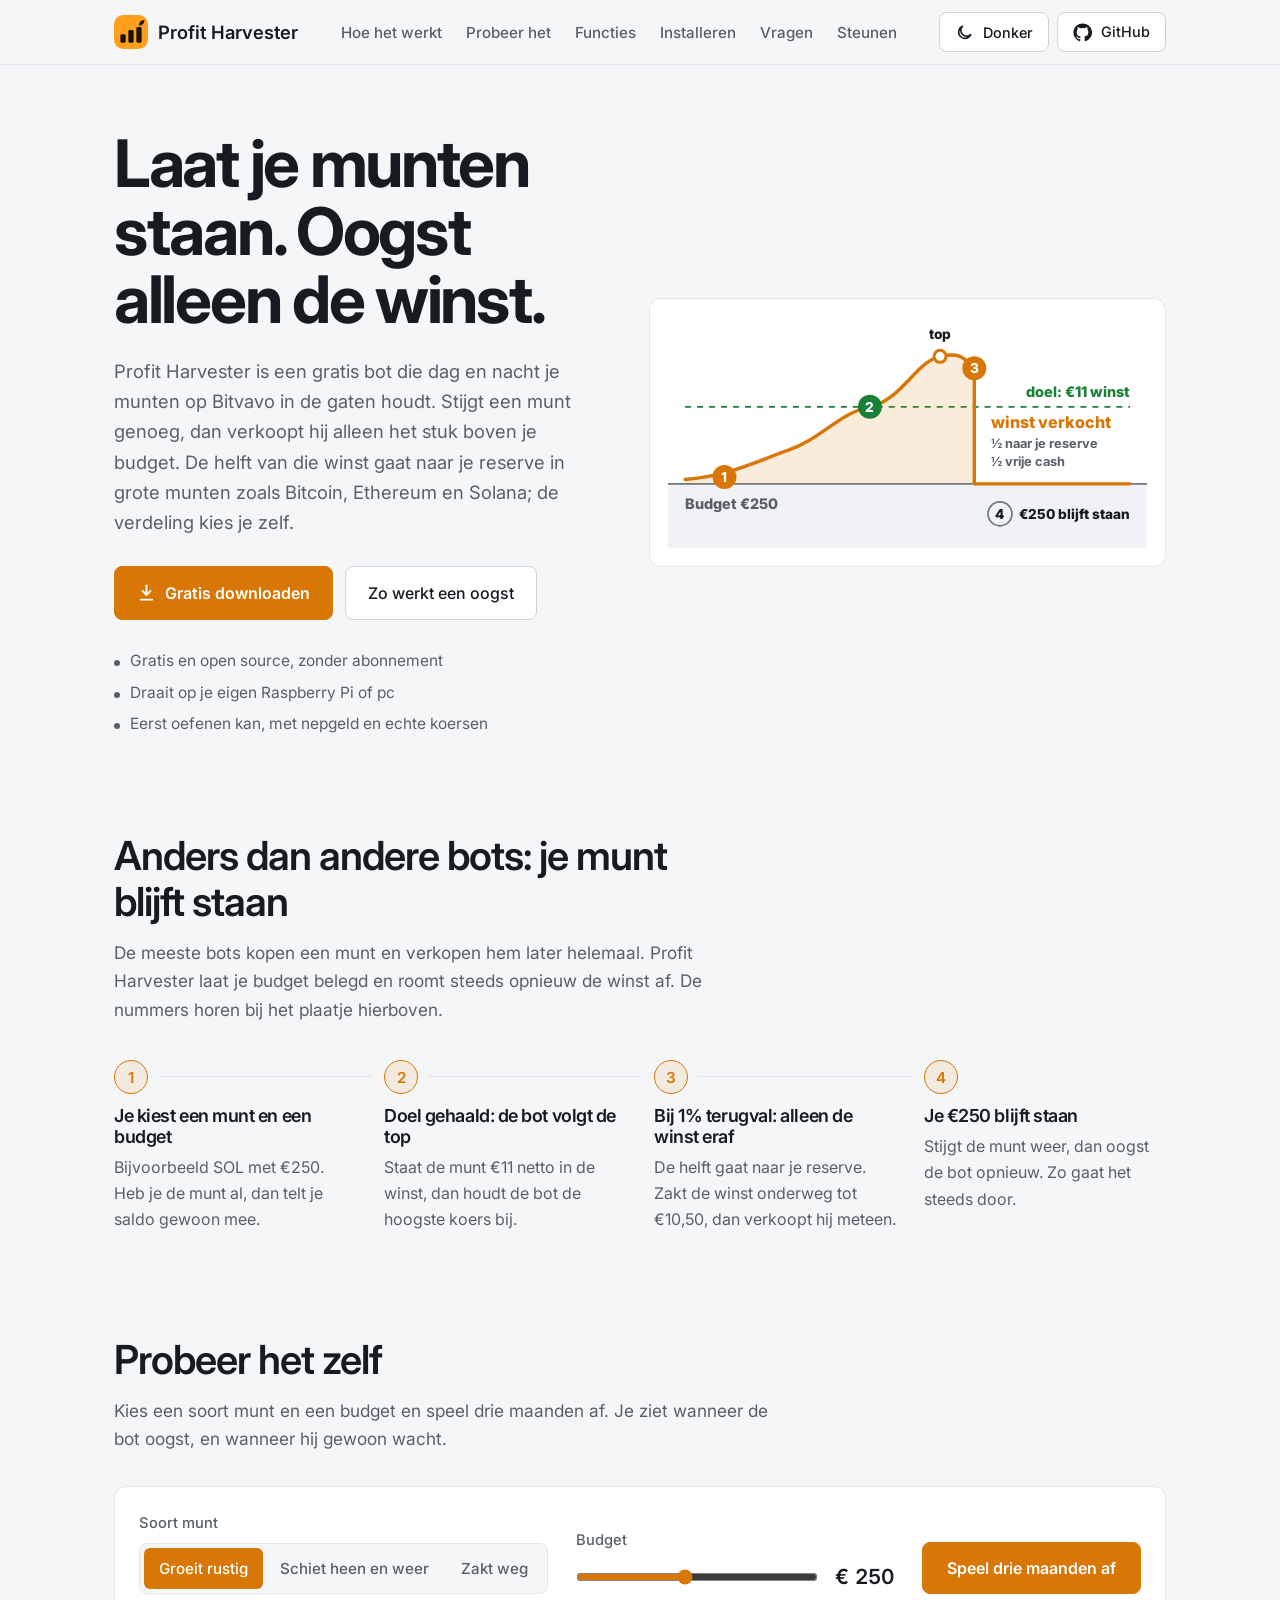
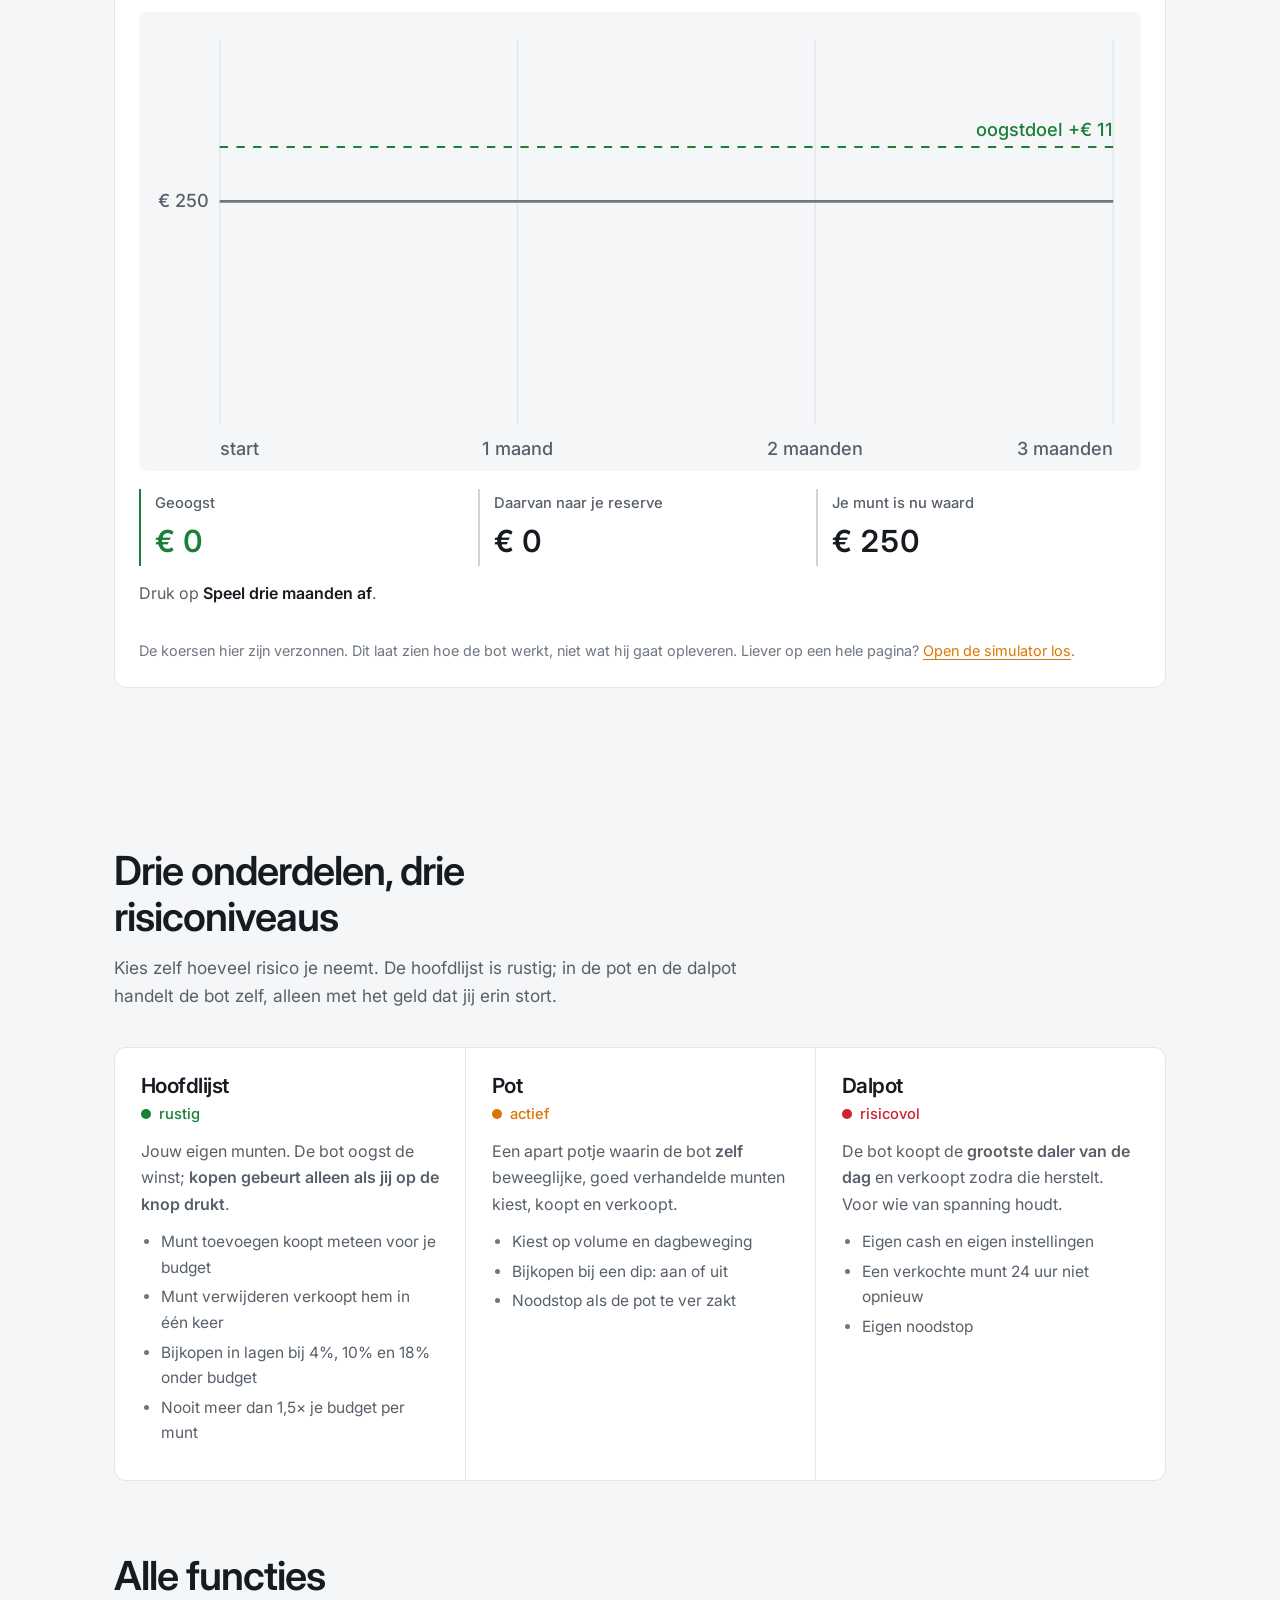
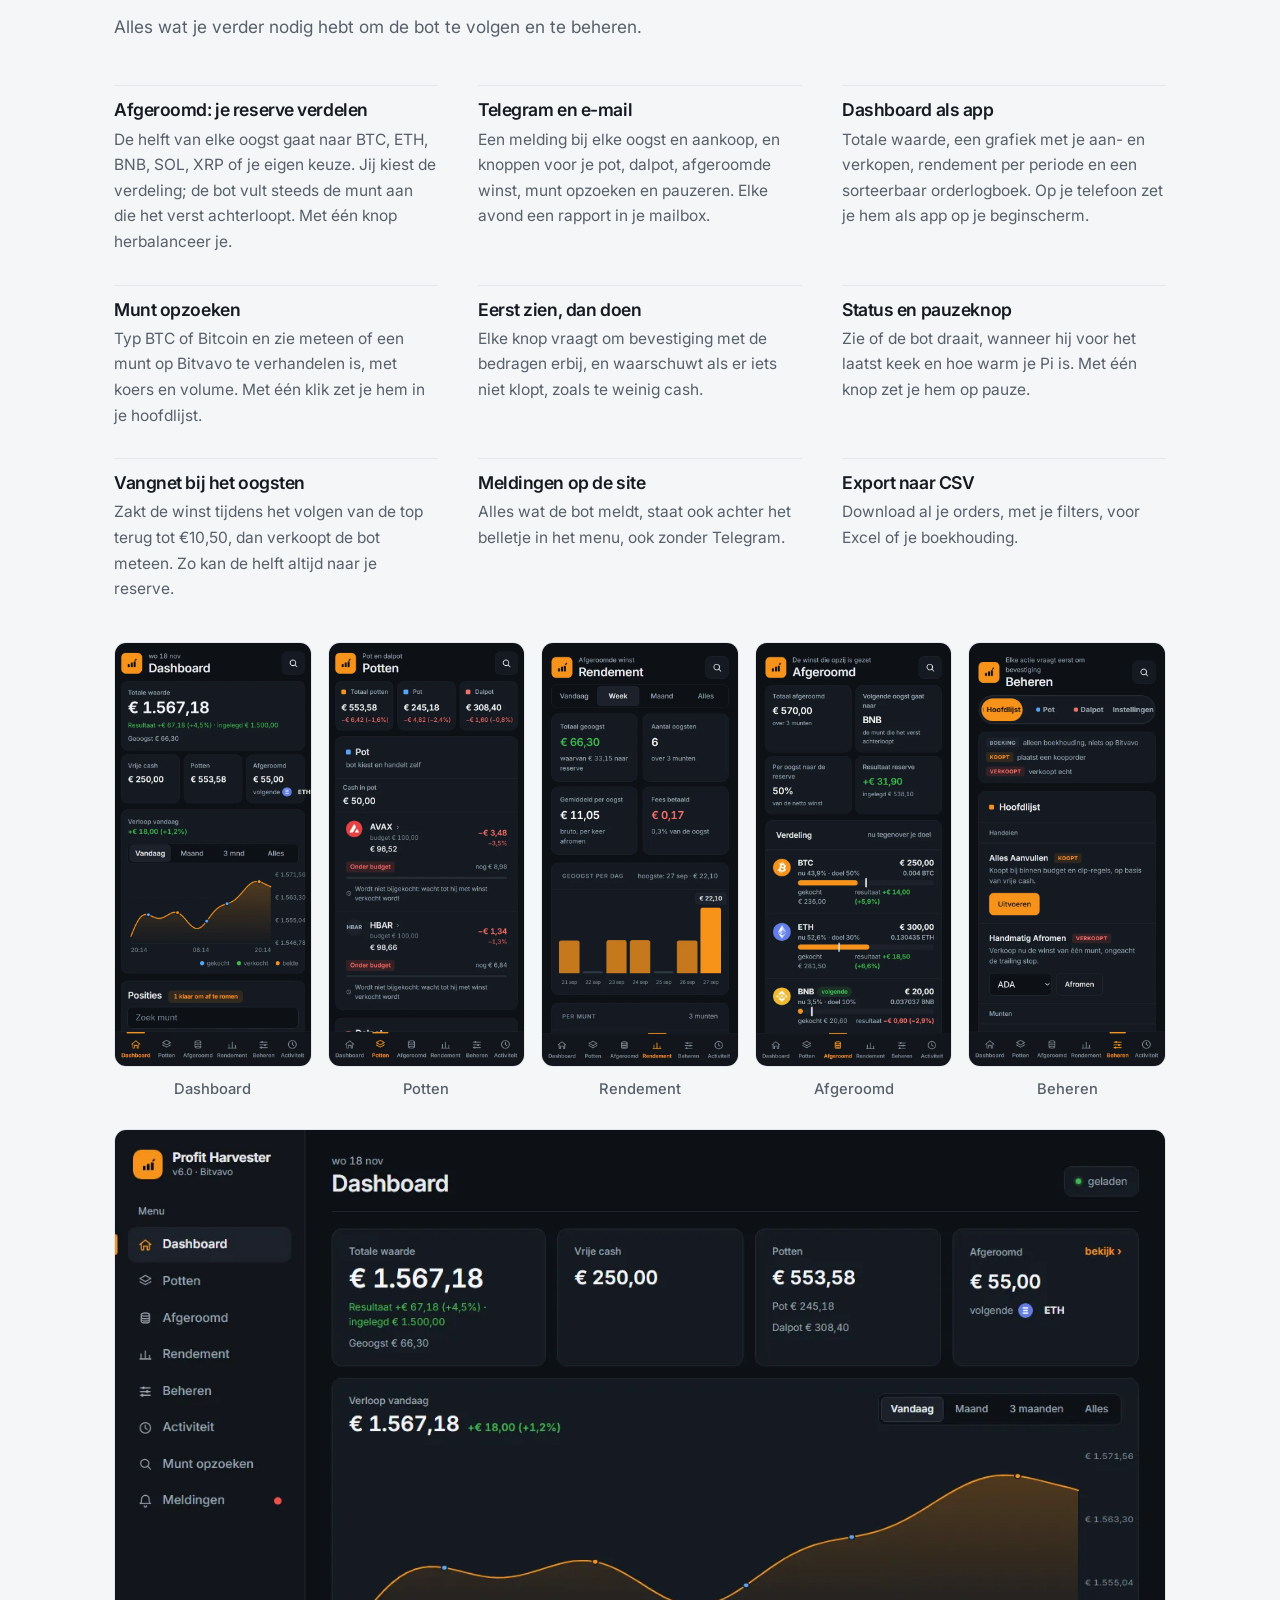
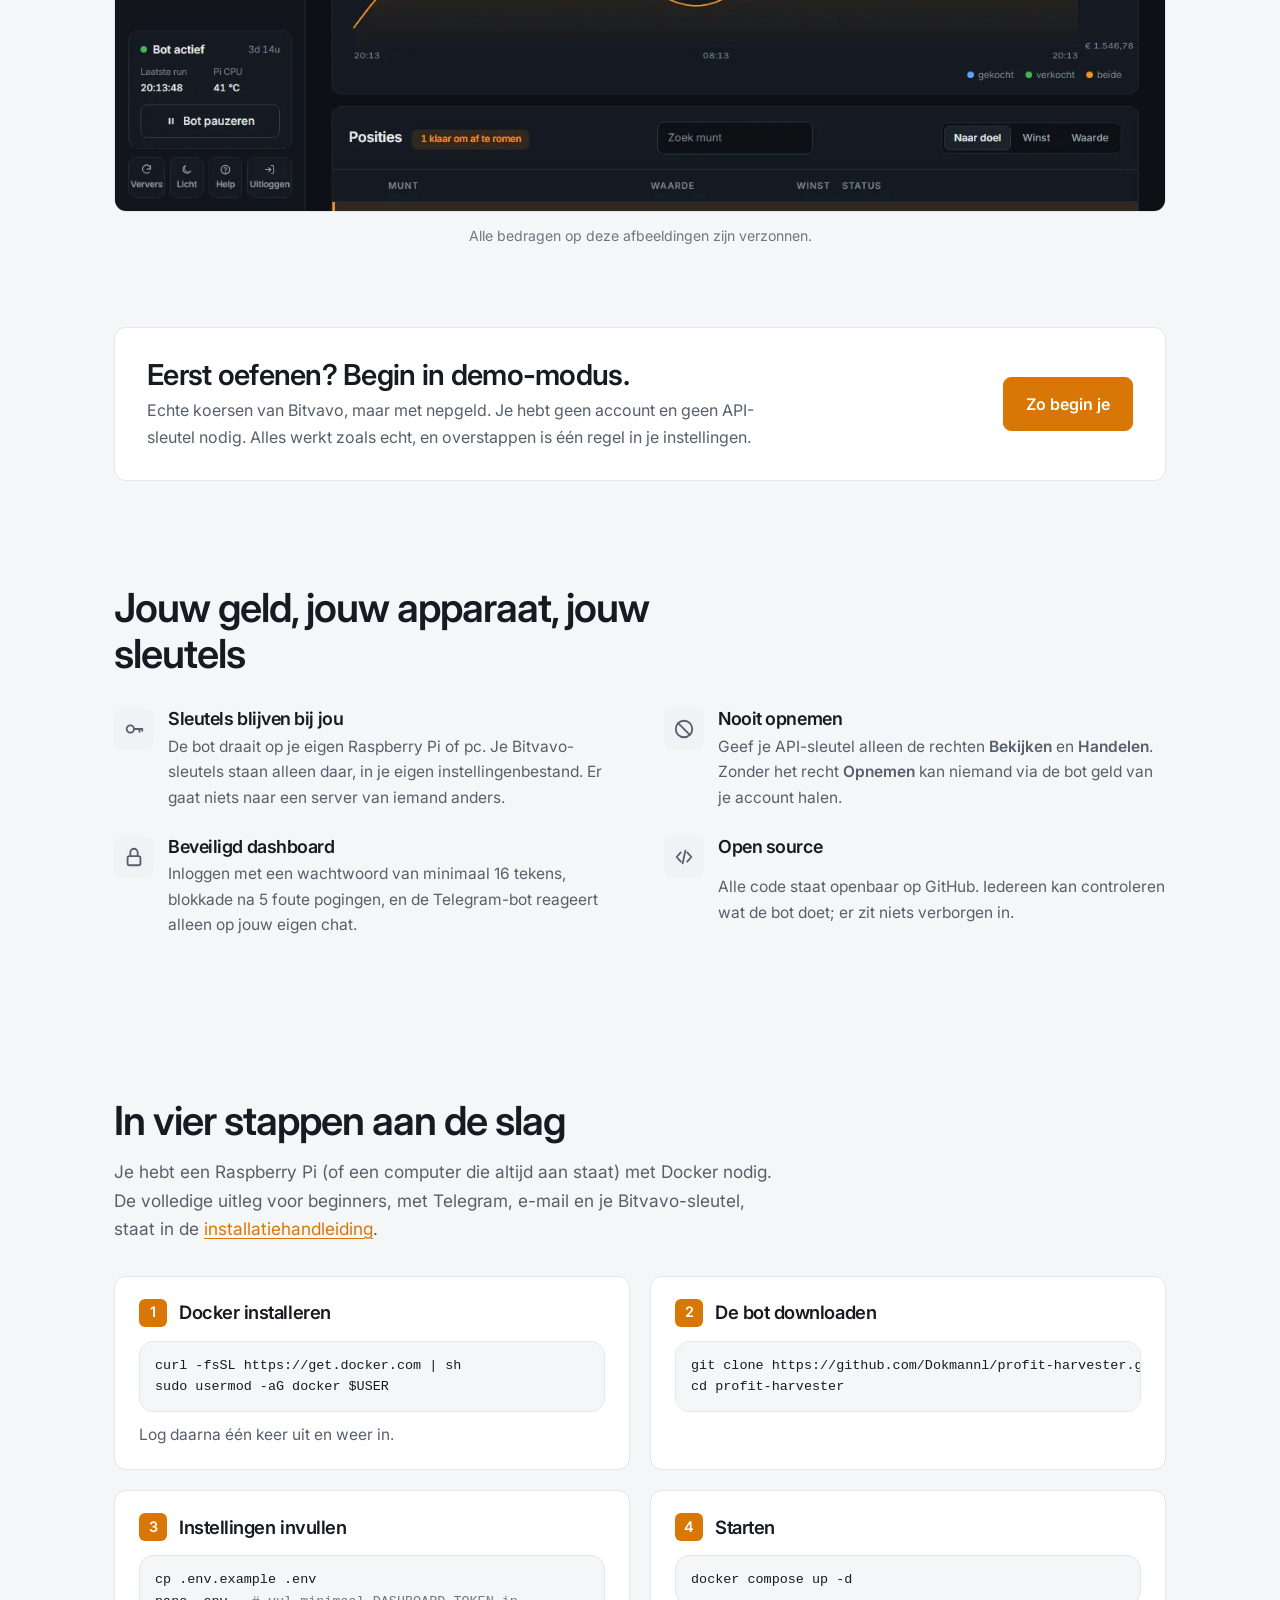
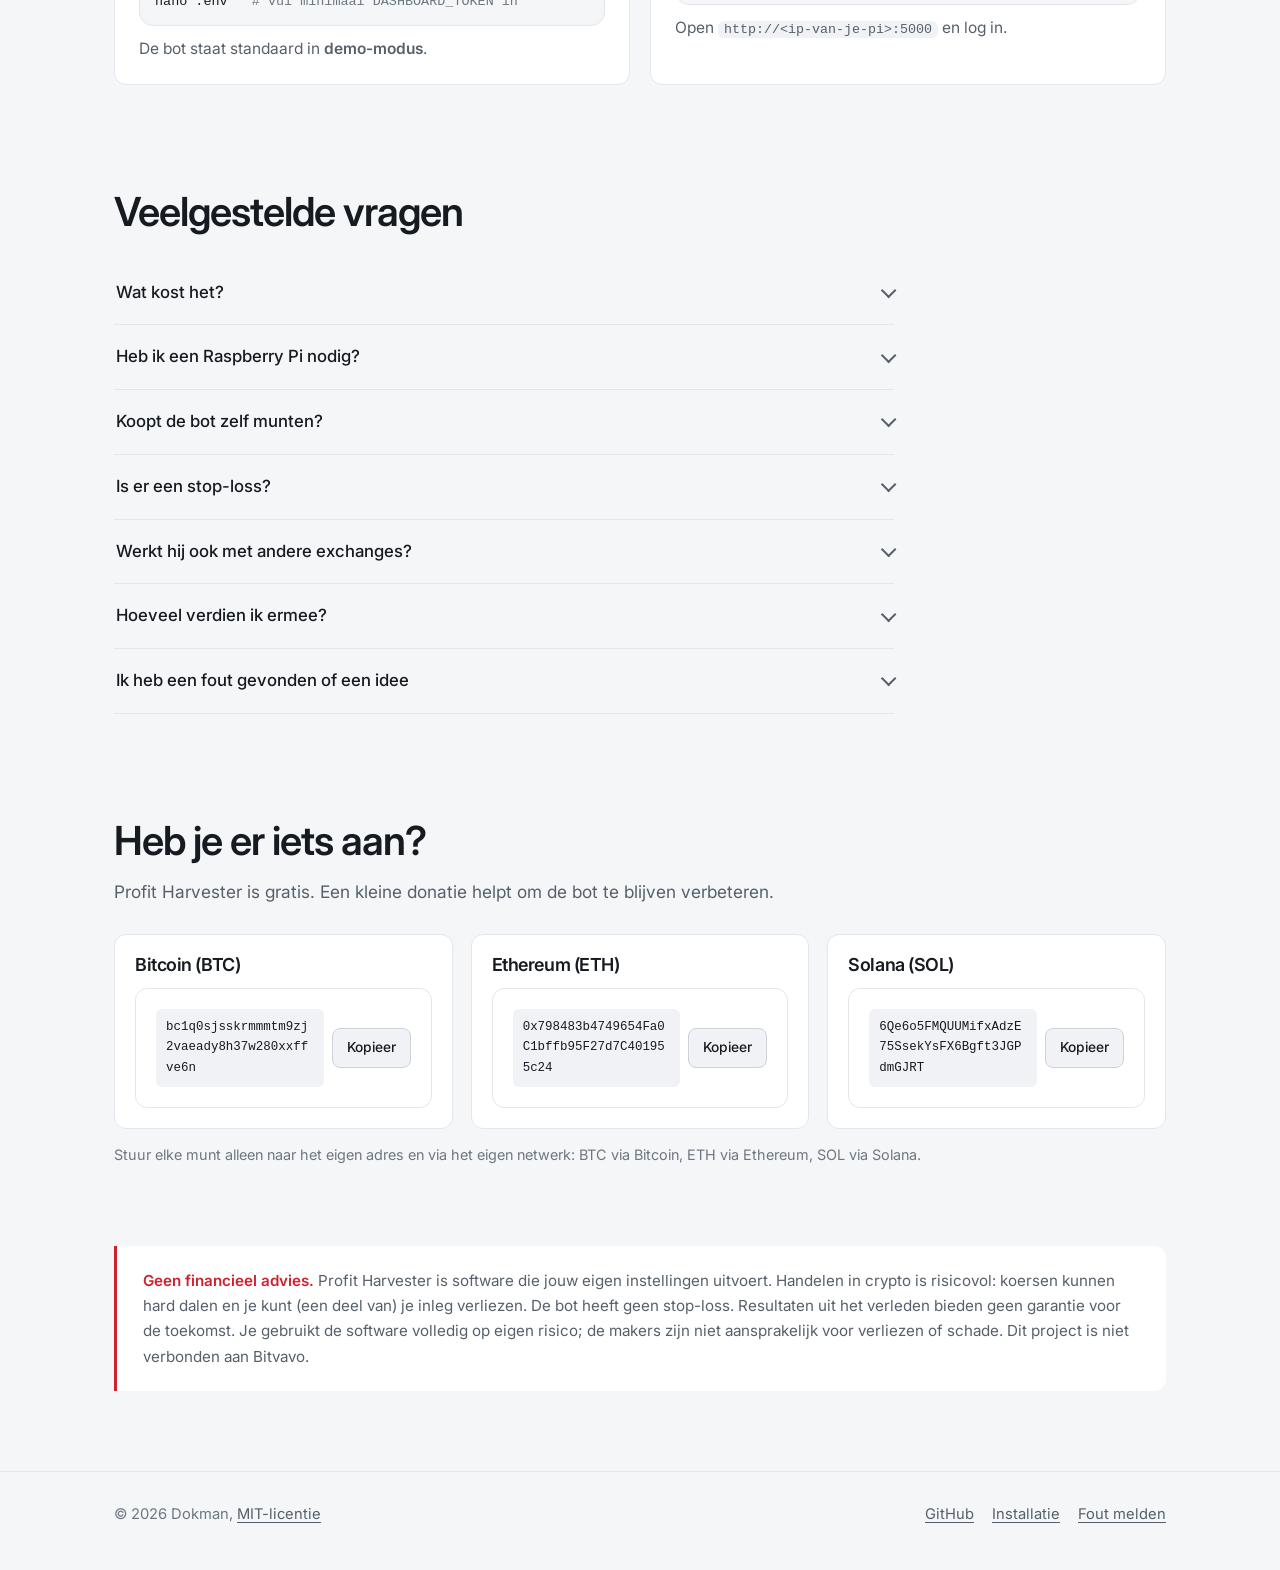
<file: docs/index.html>
<!DOCTYPE html>
<html lang="nl">
<head>
<meta charset="UTF-8">
<meta name="viewport" content="width=device-width, initial-scale=1.0">
<meta name="color-scheme" content="dark light">
<title>Profit Harvester: gratis Bitvavo-bot die alleen je winst oogst</title>
<meta name="description" content="Gratis, open-source tradingbot voor Bitvavo. Laat je munten staan en verkoopt automatisch alleen de winst. Met dashboard, Telegram, demo-modus en een reserve die je zelf verdeelt over BTC, ETH, BNB, SOL en XRP.">
<meta name="theme-color" content="#0E1116" media="(prefers-color-scheme: dark)">
<meta name="theme-color" content="#F5F6F8" media="(prefers-color-scheme: light)">
<link rel="icon" href="img/favicon.svg" type="image/svg+xml">
<link rel="icon" href="img/icon-192.png" sizes="192x192">
<link rel="apple-touch-icon" href="img/icon-180.png">
<meta property="og:type" content="website">
<meta property="og:title" content="Profit Harvester: gratis Bitvavo-bot die alleen je winst oogst">
<meta property="og:description" content="Laat je munten staan en oogst automatisch alleen de winst. Gratis en open source, met demo-modus.">
<meta property="og:image" content="https://dokmannl.github.io/profit-harvester/img/deelbeeld.png">
<meta property="og:url" content="https://dokmannl.github.io/profit-harvester/">
<meta name="twitter:card" content="summary_large_image">
<script>
  try { var t = localStorage.getItem("thema"); if (t === "licht" || t === "donker") { document.documentElement.setAttribute("data-thema", t); } } catch (e) {}
</script>
<link rel="preconnect" href="https://fonts.googleapis.com">
<link rel="preconnect" href="https://fonts.gstatic.com" crossorigin>
<link href="https://fonts.googleapis.com/css2?family=Inter:wght@400;500;600;700&display=swap" rel="stylesheet">
<style>
/* Zakelijk: dezelfde kleuren en letters als het dashboard van de bot. */
:root {
  --grond:     #0E1116;
  --vak:       #151A21;
  --vak2:      #1B2129;
  --rand:      #232A33;
  --rand2:     #303945;
  --tekst:     #E7EAEE;
  --zacht:     #9AA4B1;
  --stil:      #7D8794;
  --zon:       #F7931A;
  --zon-zacht: rgba(247,147,26,.12);
  --blad:      #3FB950;
  --blad-zacht: rgba(63,185,80,.12);
  --bes:       #F0706A;
  --lucht:     #58A6FF;
  --plank:     #303945;
  --plank-licht: #303945;
  --op-zon:    #14100A;
  --kop:       'Inter', system-ui, -apple-system, 'Segoe UI', sans-serif;
  --romp:      'Inter', system-ui, -apple-system, 'Segoe UI', sans-serif;
  --code:      ui-monospace, 'Cascadia Mono', Consolas, monospace;
}
@media (prefers-color-scheme: light) {
  :root:not([data-thema="donker"]) {
    --grond:     #F5F6F8;
    --vak:       #FFFFFF;
    --vak2:      #F0F2F5;
    --rand:      #E3E6EB;
    --rand2:     #CDD3DB;
    --tekst:     #161B22;
    --zacht:     #57606A;
    --stil:      #6E7781;
    --zon:       #D97706;
    --zon-zacht: rgba(217,119,6,.10);
    --blad:      #1A7F37;
    --blad-zacht: rgba(26,127,55,.08);
    --bes:       #CF222E;
    --lucht:     #0969DA;
    --plank:     #CDD3DB;
    --plank-licht: #CDD3DB;
    --op-zon:    #FFFFFF;
  }
}
:root[data-thema="licht"] {
    --grond:     #F5F6F8;
    --vak:       #FFFFFF;
    --vak2:      #F0F2F5;
    --rand:      #E3E6EB;
    --rand2:     #CDD3DB;
    --tekst:     #161B22;
    --zacht:     #57606A;
    --stil:      #6E7781;
    --zon:       #D97706;
    --zon-zacht: rgba(217,119,6,.10);
    --blad:      #1A7F37;
    --blad-zacht: rgba(26,127,55,.08);
    --bes:       #CF222E;
    --lucht:     #0969DA;
    --plank:     #CDD3DB;
    --plank-licht: #CDD3DB;
    --op-zon:    #FFFFFF;
}

* { box-sizing: border-box; margin: 0; padding: 0; }
html { scroll-behavior: smooth; }
@media (prefers-reduced-motion: reduce) { html { scroll-behavior: auto; } }
body {
  background: var(--grond); color: var(--tekst);
  font-family: var(--romp); font-size: 17px; line-height: 1.6;
  -webkit-font-smoothing: antialiased; overflow-x: hidden;
}
a { color: var(--zon); text-underline-offset: 3px; }
a:focus-visible, button:focus-visible, summary:focus-visible { outline: 3px solid var(--zon); outline-offset: 3px; border-radius: 8px; }
img { max-width: 100%; height: auto; display: block; }
b, strong { font-weight: 800; }
.wrap { max-width: 1100px; margin: 0 auto; padding: 0 24px; }
section { padding: 80px 0; scroll-margin-top: 72px; }
h1, h2, h3 { font-family: var(--kop); font-weight: 600; line-height: 1.15; letter-spacing: -0.01em; }
h2 { font-size: clamp(1.75rem, 3.6vw, 2.5rem); margin-bottom: 14px; max-width: 22ch; }
h3 { font-size: 1.25rem; }
.inleiding { color: var(--zacht); font-size: 1.08rem; max-width: 60ch; }

/* ---------- navigatie ---------- */
.nav { position: sticky; top: 0; z-index: 50; background: color-mix(in srgb, var(--grond) 88%, transparent);
  backdrop-filter: blur(10px); -webkit-backdrop-filter: blur(10px); border-bottom: 1px solid var(--rand); }
.nav .wrap { display: flex; align-items: center; justify-content: space-between; height: 64px; gap: 16px; }
.merk { display: flex; align-items: center; gap: 10px; color: var(--tekst); text-decoration: none; font-family: var(--kop); font-weight: 600; font-size: 1.15rem; }
.merk svg { width: 34px; height: 34px; }
.nav ul { list-style: none; display: flex; gap: 24px; }
.nav ul a { color: var(--zacht); text-decoration: none; font-weight: 700; font-size: 0.95rem; }
.nav ul a:hover { color: var(--tekst); }

/* ---------- knoppen ---------- */
.knop { display: inline-flex; align-items: center; gap: 9px; padding: 13px 22px; min-height: 50px; border-radius: 999px;
  font-family: var(--romp); font-weight: 800; font-size: 1rem; text-decoration: none; color: var(--tekst);
  background: var(--vak); border: 2px solid var(--rand2); transition: border-color .15s, background .15s; }
.knop:hover { border-color: var(--zon); }
.knop.hoofd { background: var(--zon); border-color: var(--zon); color: var(--op-zon); }
.knop.hoofd:hover { background: #FFB347; border-color: #FFB347; }
.knop svg { width: 19px; height: 19px; }
.knop.klein { padding: 7px 15px; min-height: 40px; font-size: 0.9rem; }
.nav-rechts { display: flex; align-items: center; gap: 8px; }
.themaknop { cursor: pointer; }
.themaknop .zon, .themaknop .maan { display: none; }
.themaknop[data-naar="licht"] .zon, .themaknop[data-naar="donker"] .maan { display: block; }

/* ---------- opening ---------- */
.opening { padding: 64px 0 72px; }
.opening .wrap { display: grid; grid-template-columns: 1fr 1.08fr; gap: 56px; align-items: center; }
.opening h1 { font-size: clamp(2.5rem, 5.6vw, 4.1rem); line-height: 1.04; margin-bottom: 22px; letter-spacing: -0.02em; }
.opening p { color: var(--zacht); font-size: 1.15rem; margin-bottom: 28px; max-width: 46ch; }
.knoppen { display: flex; gap: 12px; flex-wrap: wrap; }
.feitjes { list-style: none; margin-top: 28px; display: grid; gap: 6px; color: var(--zacht); font-size: 0.97rem; }
.feitjes li { display: flex; gap: 10px; align-items: baseline; }
.feitjes li::before { content: ""; flex: none; width: 9px; height: 9px; border-radius: 50% 0; background: var(--blad); transform: rotate(-45deg) translateY(-1px); }

/* het oogstplaatje: een bak met grond onderin */
.bak { position: relative; background: var(--vak); border: 2px solid var(--rand); border-radius: 26px; padding: 18px 18px 0; overflow: hidden; }
.bak::after { content: ""; display: block; height: 16px; margin: 0 -18px; background: var(--plank);
  box-shadow: inset 0 3px 0 var(--plank-licht); }
.oogstplaat { width: 100%; height: auto; display: block; }
.oogstplaat .l-budget { stroke: var(--stil); }
.oogstplaat .t-budget { fill: var(--zacht); }
.oogstplaat .l-doel { stroke: var(--blad); }
.oogstplaat .t-doel { fill: var(--blad); }
.oogstplaat .koers { stroke: var(--zon); }
.oogstplaat .vlak { fill: var(--zon); opacity: .14; }
.oogstplaat .grond { fill: var(--vak2); }
.oogstplaat .top { fill: var(--vak); stroke: var(--zon); }
.oogstplaat .t-sterk { fill: var(--tekst); }
.oogstplaat .t-zon { fill: var(--zon); }
.oogstplaat .t-zacht { fill: var(--zacht); }
.oogstplaat .stip-blad { fill: var(--blad); }
.oogstplaat .stip-zon { fill: var(--zon); }
.oogstplaat .stip-rustig { fill: var(--vak2); stroke: var(--stil); }
.oogstplaat .nr { fill: var(--op-zon); }
.oogstplaat .nr-licht { fill: var(--tekst); }

/* ---------- één oogst in vier stappen ---------- */
.stappen { list-style: none; counter-reset: s; display: grid; grid-template-columns: repeat(4, minmax(0, 1fr)); gap: 28px; margin-top: 36px; }
.stappen li { counter-increment: s; position: relative; padding-top: 52px; color: var(--zacht); }
.stappen li::before { content: counter(s); position: absolute; left: 0; top: 0; width: 38px; height: 38px; border-radius: 50%;
  display: grid; place-items: center; font-family: var(--kop); font-weight: 600; font-size: 1.1rem;
  background: var(--zon-zacht); color: var(--zon); border: 2px solid var(--zon); }
.stappen li:not(:last-child)::after { content: ""; position: absolute; left: 50px; right: -16px; top: 19px; border-top: 2px dotted var(--rand2); }
.stappen h3 { color: var(--tekst); font-size: 1.12rem; margin-bottom: 6px; }


/* ---------- probeer het zelf: de kas ---------- */
.kas { margin-top: 32px; background: var(--vak); border: 2px solid var(--rand); border-radius: 26px; padding: 24px; }
.kas-boven { display: flex; flex-wrap: wrap; gap: 18px 28px; align-items: flex-end; justify-content: space-between; margin-bottom: 18px; }
.keuze { border: 0; }
.keuze legend, .budget label { display: block; font-weight: 800; color: var(--zacht); font-size: 0.92rem; margin-bottom: 8px; }
.segment { display: inline-flex; flex-wrap: wrap; gap: 2px; padding: 4px; border-radius: 999px; background: var(--grond); border: 2px solid var(--rand); }
.segment input { position: absolute; opacity: 0; pointer-events: none; }
.segment label { padding: 8px 15px; border-radius: 999px; cursor: pointer; font-weight: 800; font-size: 0.95rem; color: var(--zacht); }
.segment input:checked + label { background: var(--zon); color: var(--op-zon); }
.segment input:focus-visible + label { outline: 3px solid var(--zon); outline-offset: 2px; }
.budget { flex: 1 1 240px; min-width: 220px; max-width: 340px; }
.budget-rij { display: flex; align-items: center; gap: 14px; }
.budget input[type=range] { flex: 1; accent-color: var(--zon); }
.budget output { font-family: var(--kop); font-weight: 600; font-size: 1.3rem; min-width: 4.4ch; text-align: right; }
.speel { font: inherit; font-weight: 800; font-size: 1rem; cursor: pointer; border: 2px solid var(--zon); border-radius: 999px;
  padding: 12px 24px; min-height: 50px; background: var(--zon); color: var(--op-zon); }
.speel:hover { background: #FFB347; border-color: #FFB347; }
.grafiek { width: 100%; height: auto; display: block; background: var(--grond); border-radius: 18px; }
.grafiek .rooster { stroke: var(--rand); }
.grafiek .budgetlijn { stroke: var(--stil); }
.grafiek .doellijn { stroke: var(--blad); }
.grafiek .waarde { stroke: var(--zon); }
.grafiek .label { fill: var(--zacht); font: 700 13px var(--romp); }
.grafiek .label-zaad { fill: var(--blad); font: 800 13px var(--romp); }
.grafiek .label-glas { fill: var(--zacht); font: 800 13px var(--romp); }
.grafiek .oogst circle { fill: var(--blad); }
.grafiek .oogst text { fill: var(--blad); font: 800 12px var(--romp); }
.oogstbak { display: grid; grid-template-columns: repeat(3, minmax(0, 1fr)); gap: 14px; margin-top: 18px; }
.oogstbak div { padding: 2px 0 0 14px; border-left: 3px solid var(--rand2); min-width: 0; }
.oogstbak span { display: block; color: var(--zacht); font-size: 0.92rem; font-weight: 700; }
.oogstbak b { display: block; font-family: var(--kop); font-weight: 600; font-size: clamp(1.4rem, 3vw, 1.9rem); }
.oogstbak .geoogst { border-color: var(--blad); } .oogstbak .geoogst b { color: var(--blad); }
.oogstbak b.onder { color: var(--bes); }
.verloop { margin-top: 14px; color: var(--zacht); min-height: 3.2em; max-width: 70ch; }
.verloop strong { color: var(--tekst); }
.eerlijk { margin-top: 8px; font-size: 0.9rem; color: var(--stil); }

/* ---------- drie vakken in één moestuinbak ---------- */
.moestuinbak { margin-top: 36px; border: 10px solid var(--plank); border-radius: 22px; background: var(--vak);
  display: grid; grid-template-columns: repeat(3, minmax(0, 1fr));
  box-shadow: inset 0 0 0 2px var(--plank-licht), 0 18px 40px -26px rgba(0,0,0,.6); }
.vakje { padding: 26px 26px 30px; min-width: 0; }
.vakje + .vakje { border-left: 10px solid var(--plank); }
.vakje h3 { font-size: 1.45rem; }
.risico { display: inline-flex; align-items: center; gap: 8px; font-weight: 800; font-size: 0.92rem; margin: 4px 0 12px; }
.risico i { width: 10px; height: 10px; border-radius: 50%; }
.risico.rustig { color: var(--blad); } .risico.rustig i { background: var(--blad); }
.risico.actief { color: var(--zon); } .risico.actief i { background: var(--zon); }
.risico.spannend { color: var(--bes); } .risico.spannend i { background: var(--bes); }
.vakje p { color: var(--zacht); }
.vakje ul { margin: 12px 0 0 20px; color: var(--zacht); font-size: 0.97rem; }
.vakje li { margin: 4px 0; }
.vakje li::marker { color: var(--blad); }

/* ---------- in de schuur: de rest van de functies ---------- */
.schuur { margin-top: 44px; display: grid; grid-template-columns: repeat(3, minmax(0, 1fr)); gap: 30px 40px; }
.schuur div { border-top: 2px solid var(--rand); padding-top: 14px; }
.schuur h3 { font-size: 1.1rem; margin-bottom: 6px; }
.schuur p { color: var(--zacht); font-size: 0.97rem; }

/* ---------- schermen ---------- */
.schermen { margin-top: 40px; display: grid; grid-template-columns: repeat(5, minmax(0, 1fr)); gap: 16px; }
.schermen figure { min-width: 0; }
.schermen img { border-radius: 20px; border: 2px solid var(--rand); }
.schermen figcaption { text-align: center; color: var(--zacht); font-weight: 700; font-size: 0.92rem; padding-top: 10px; }
.laptop { margin-top: 28px; border-radius: 20px; border: 2px solid var(--rand); overflow: hidden; }
.verzonnen { text-align: center; color: var(--stil); font-size: 0.88rem; margin-top: 12px; }

/* ---------- oefenen ---------- */
.oefenen { display: grid; grid-template-columns: 1fr auto; gap: 24px; align-items: center; padding: 30px 32px; border-radius: 26px;
  background: var(--blad-zacht); border: 2px dashed var(--blad); }
.oefenen h2 { font-size: clamp(1.4rem, 2.6vw, 1.8rem); margin-bottom: 6px; max-width: none; }
.oefenen p { color: var(--zacht); max-width: 62ch; }

/* ---------- veiligheid ---------- */
.veilig { margin-top: 32px; display: grid; grid-template-columns: repeat(2, minmax(0, 1fr)); gap: 26px 48px; }
.veilig div { display: grid; grid-template-columns: 40px 1fr; gap: 0 14px; }
.veilig svg { grid-row: span 2; width: 40px; height: 40px; padding: 9px; border-radius: 12px; color: var(--blad); background: var(--blad-zacht); }
.veilig h3 { font-size: 1.12rem; margin-bottom: 4px; }
.veilig p { color: var(--zacht); font-size: 0.97rem; }

/* ---------- installeren ---------- */
.installeer { list-style: none; counter-reset: i; margin-top: 32px; display: grid; grid-template-columns: repeat(2, minmax(0, 1fr)); gap: 20px; }
.installeer li { counter-increment: i; background: var(--vak); border: 2px solid var(--rand); border-radius: 22px; padding: 22px 24px; min-width: 0; }
.installeer h3 { display: flex; align-items: center; gap: 12px; font-size: 1.15rem; }
.installeer h3::before { content: counter(i); flex: none; width: 32px; height: 32px; border-radius: 50%; display: grid; place-items: center;
  background: var(--zon); color: var(--op-zon); font-size: 1rem; }
.installeer p { color: var(--zacht); margin-top: 10px; font-size: 0.97rem; }
pre { margin-top: 14px; padding: 13px 15px; border-radius: 14px; overflow-x: auto; background: var(--grond); border: 1px solid var(--rand);
  font-family: var(--code); font-size: 0.84rem; line-height: 1.6; color: var(--tekst); }
pre .c { color: var(--stil); }
code { font-family: var(--code); font-size: 0.86em; background: var(--vak2); border-radius: 6px; padding: 1px 6px; }

/* ---------- vragen ---------- */
.vragen { max-width: 780px; margin-top: 26px; }
details { border-bottom: 2px solid var(--rand); }
details summary { cursor: pointer; list-style: none; display: flex; justify-content: space-between; align-items: center; gap: 16px;
  padding: 18px 2px; font-family: var(--kop); font-weight: 600; font-size: 1.15rem; }
details summary::-webkit-details-marker { display: none; }
details summary::after { content: ""; flex: none; width: 12px; height: 12px; border-right: 3px solid var(--zon); border-bottom: 3px solid var(--zon);
  transform: rotate(45deg) translateY(-3px); transition: transform .15s; }
details[open] summary::after { transform: rotate(-135deg) translateY(-3px); }
details p { color: var(--zacht); padding: 0 2px 20px; max-width: 64ch; }

/* ---------- steunen ---------- */
.adressen { margin-top: 28px; display: grid; grid-template-columns: repeat(3, minmax(0, 1fr)); gap: 18px; }
.adressen div { background: var(--vak); border: 2px solid var(--rand); border-radius: 22px; padding: 20px; min-width: 0; }
.adressen h3 { font-size: 1.12rem; }
.adres { display: flex; gap: 8px; align-items: center; margin-top: 12px; }
.adres code { flex: 1; min-width: 0; word-break: break-all; font-size: 0.78rem; padding: 8px 10px; }
.adres button { font: inherit; font-weight: 800; font-size: 0.86rem; cursor: pointer; min-height: 40px; white-space: nowrap;
  color: var(--tekst); background: var(--vak2); border: 2px solid var(--rand2); border-radius: 999px; padding: 6px 14px; }
.adres button:hover { border-color: var(--zon); }
.klein-grijs { color: var(--stil); font-size: 0.9rem; margin-top: 14px; }

/* ---------- let op en voet ---------- */
.letop { border-left: 6px solid var(--bes); background: var(--vak); border-radius: 0 18px 18px 0; padding: 22px 26px; color: var(--zacht); font-size: 0.95rem; }
.letop b { color: var(--bes); }
footer { border-top: 1px solid var(--rand); padding: 30px 0 44px; color: var(--stil); font-size: 0.92rem; }
footer .wrap { display: flex; justify-content: space-between; gap: 16px; flex-wrap: wrap; }
footer nav { display: flex; gap: 18px; flex-wrap: wrap; }
footer a { color: var(--zacht); }

@media (max-width: 960px) {
  .opening .wrap { grid-template-columns: 1fr; gap: 40px; }
  .stappen { grid-template-columns: repeat(2, minmax(0, 1fr)); }
  .stappen li::after { display: none; }
  .moestuinbak { grid-template-columns: 1fr; }
  .vakje + .vakje { border-left: 0; border-top: 10px solid var(--plank); }
  .schuur { grid-template-columns: repeat(2, minmax(0, 1fr)); }
  .schermen { grid-template-columns: repeat(5, 62%); overflow-x: auto; scroll-snap-type: x mandatory; padding-bottom: 8px; }
  .schermen figure { scroll-snap-align: start; }
  .nav ul { display: none; }
}
@media (max-width: 620px) {
  body { font-size: 16px; }
  section { padding: 58px 0; }
  .wrap { padding: 0 16px; }
  .opening { padding: 40px 0 48px; }
  .stappen, .schuur, .veilig, .installeer, .adressen { grid-template-columns: 1fr; }
  .oefenen { grid-template-columns: 1fr; padding: 24px 22px; }
  .kas { padding: 16px; }
  .speel { width: 100%; }
  .budget { max-width: none; }
  .oogstbak { grid-template-columns: 1fr; gap: 10px; }
  .knoppen { flex-direction: column; }
  .knoppen .knop { justify-content: center; }
  .vakje { padding: 22px 20px 24px; }
  .nav .knop.klein span { display: none; }
  .nav .knop.klein { padding: 7px 11px; }
}

/* ---------- zakelijke stijl: effen, rustig, één accentkleur ---------- */
body { font-size: 16px; line-height: 1.65; }
b, strong { font-weight: 600; }
h1, h2, h3 { font-weight: 600; letter-spacing: -0.025em; }
.opening h1 { font-weight: 700; letter-spacing: -0.035em; }
.nav { background: var(--grond); backdrop-filter: none; -webkit-backdrop-filter: none; }
.nav ul a, .knop, .speel, .segment label, .keuze legend, .budget label, .risico, .oogstbak span, .schermen figcaption, .adres button { font-weight: 500; }
.knop, .speel, .adres button { border-radius: 8px; border-width: 1px; }
.knop.hoofd, .speel { font-weight: 600; }
.knop.hoofd:hover, .speel:hover { background: var(--zon); border-color: var(--zon); filter: brightness(1.08); }
.segment { border-radius: 8px; border-width: 1px; }
.segment label { border-radius: 6px; }
.feitjes li::before { border-radius: 50%; width: 6px; height: 6px; transform: none; background: var(--zacht); }
.bak, .kas, .installeer li, .adressen div { border-radius: 12px; border-width: 1px; }
.bak::after { content: none; }
.bak { padding-bottom: 18px; }
.grafiek { border-radius: 8px; }
.stappen li::before { border-width: 1px; font-size: 0.95rem; width: 32px; height: 32px; }
.stappen li { padding-top: 46px; }
.stappen li:not(:last-child)::after { top: 16px; left: 44px; border-top: 1px solid var(--rand); }
.moestuinbak { border: 1px solid var(--rand); border-radius: 12px; box-shadow: none; }
.vakje + .vakje { border-left: 1px solid var(--rand); }
.vakje h3 { font-size: 1.3rem; }
.vakje li::marker { color: var(--stil); }
.schuur div { border-top: 1px solid var(--rand); }
.schermen img, .laptop { border-radius: 12px; border-width: 1px; }
.oefenen { border-radius: 12px; border: 1px solid var(--rand); background: var(--vak); }
.veilig svg { border-radius: 8px; color: var(--zacht); background: var(--vak2); }
.installeer h3::before { width: 28px; height: 28px; font-size: 0.9rem; border-radius: 6px; }
details { border-bottom: 1px solid var(--rand); }
details summary { font-size: 1.05rem; font-weight: 500; }
details summary::after { border-width: 0 2px 2px 0; width: 9px; height: 9px; border-color: var(--zacht); }
.letop { border-left-width: 3px; border-radius: 0 12px 12px 0; }
.oogstbak div { border-left-width: 2px; }
.oogstbak b, .budget output { font-variant-numeric: tabular-nums; font-weight: 600; }
.grafiek .label, .grafiek .label-zaad, .grafiek .label-glas, .grafiek .oogst text { font-family: var(--romp); font-weight: 500; }
@media (max-width: 960px) { .vakje + .vakje { border-left: 0; border-top: 1px solid var(--rand); } }
@media (prefers-reduced-motion: reduce) { *, *::before, *::after { transition: none !important; animation: none !important; } }
</style>
</head>
<body>

<!-- ===================== NAVIGATIE ===================== -->
<nav class="nav" aria-label="Hoofdmenu">
  <div class="wrap">
    <a class="merk" href="#top"><svg viewBox="0 0 48 48" aria-hidden="true"><rect width="48" height="48" rx="13" fill="#FF9F1C"/><rect x="9" y="27" width="7.5" height="12" rx="2" fill="#1E1405"/><rect x="20.25" y="21" width="7.5" height="18" rx="2" fill="#1E1405"/><rect x="31.5" y="17" width="7.5" height="22" rx="2" fill="#1E1405"/><path d="M35.25 15C35.25 10 38.5 7 43 7c0 4.5-3.25 8-7.75 8z" fill="#1E1405"/></svg>Profit Harvester</a>
    <ul>
      <li><a href="#hoe">Hoe het werkt</a></li>
      <li><a href="#kas">Probeer het</a></li>
      <li><a href="#functies">Functies</a></li>
      <li><a href="#installeren">Installeren</a></li>
      <li><a href="#vragen">Vragen</a></li>
      <li><a href="#steun">Steunen</a></li>
    </ul>
    <div class="nav-rechts">
    <button type="button" class="knop klein themaknop" id="knopThema" data-naar="licht">
      <svg class="zon" viewBox="0 0 24 24" fill="none" stroke="currentColor" stroke-width="2" stroke-linecap="round" aria-hidden="true"><circle cx="12" cy="12" r="4"/><path d="M12 2v2M12 20v2M4.9 4.9l1.4 1.4M17.7 17.7l1.4 1.4M2 12h2M20 12h2M4.9 19.1l1.4-1.4M17.7 6.3l1.4-1.4"/></svg>
      <svg class="maan" viewBox="0 0 24 24" fill="none" stroke="currentColor" stroke-width="2" stroke-linecap="round" stroke-linejoin="round" aria-hidden="true"><path d="M20 14.5A8 8 0 1 1 9.5 4a6.5 6.5 0 0 0 10.5 10.5z"/></svg>
      <span id="themaTekst">Licht</span>
    </button>
    <a class="knop klein" href="https://github.com/Dokmannl/profit-harvester">
      <svg viewBox="0 0 24 24" fill="currentColor" aria-hidden="true"><path d="M12 .5a11.5 11.5 0 0 0-3.64 22.41c.58.1.79-.25.79-.56v-2c-3.2.7-3.88-1.37-3.88-1.37-.53-1.33-1.28-1.69-1.28-1.69-1.05-.71.08-.7.08-.7 1.16.08 1.77 1.19 1.77 1.19 1.03 1.77 2.7 1.26 3.36.96.1-.75.4-1.26.73-1.55-2.56-.29-5.25-1.28-5.25-5.68 0-1.26.45-2.28 1.19-3.09-.12-.29-.52-1.46.11-3.05 0 0 .97-.31 3.17 1.18a11 11 0 0 1 5.77 0c2.2-1.49 3.17-1.18 3.17-1.18.63 1.59.23 2.76.11 3.05.74.81 1.19 1.83 1.19 3.09 0 4.41-2.7 5.38-5.27 5.67.41.36.78 1.06.78 2.14v3.17c0 .31.21.67.8.56A11.5 11.5 0 0 0 12 .5Z"/></svg>
      <span>GitHub</span>
    </a>
    </div>
  </div>
</nav>

<!-- ===================== OPENING ===================== -->
<header class="opening" id="top">
  <div class="wrap">
    <div>
      <h1>Laat je munten staan. Oogst alleen de winst.</h1>
      <p>Profit Harvester is een gratis bot die dag en nacht je munten op Bitvavo in de gaten houdt. Stijgt een munt
        genoeg, dan verkoopt hij alleen het stuk boven je budget. De helft van die winst gaat naar je reserve in grote
        munten zoals Bitcoin, Ethereum en Solana; de verdeling kies je zelf.</p>
      <div class="knoppen">
        <a class="knop hoofd" href="https://github.com/Dokmannl/profit-harvester">
          <svg viewBox="0 0 24 24" fill="none" stroke="currentColor" stroke-width="2.4" stroke-linecap="round" stroke-linejoin="round" aria-hidden="true"><path d="M12 3v12"/><path d="m7 10 5 5 5-5"/><path d="M5 21h14"/></svg>
          Gratis downloaden
        </a>
        <a class="knop" href="#hoe">Zo werkt een oogst</a>
      </div>
      <ul class="feitjes">
        <li>Gratis en open source, zonder abonnement</li>
        <li>Draait op je eigen Raspberry Pi of pc</li>
        <li>Eerst oefenen kan, met nepgeld en echte koersen</li>
      </ul>
    </div>

    <figure class="bak">
      <svg class="oogstplaat" viewBox="0 20 560 270" role="img" aria-label="Eén oogst: de waarde van een munt stijgt van het budget van €250 tot boven het doel van €11 winst, de bot volgt de top, en bij 1% terugval verkoopt hij alleen de winst. Het budget van €250 blijft staan.">
        <g font-family="Inter, system-ui, sans-serif">
          <rect class="grond" x="0" y="215" width="560" height="80"/>
          <line class="l-budget" x1="0" y1="215" x2="560" y2="215" stroke-width="2"/>
          <text class="t-budget" x="20" y="244" font-size="17" font-weight="800">Budget €250</text>
          <line class="l-doel" x1="20" y1="125" x2="540" y2="125" stroke-dasharray="7 7" stroke-width="2"/>
          <text class="t-doel" x="540" y="114" font-size="17" font-weight="800" text-anchor="end">doel: €11 winst</text>
          <path class="vlak" d="M20 210 C 70 206, 100 190, 140 176 S 200 132, 236 125 S 290 72, 318 66 S 348 72, 358 80 L 358 215 L 20 215 Z"/>
          <path class="koers" d="M20 210 C 70 206, 100 190, 140 176 S 200 132, 236 125 S 290 72, 318 66 S 348 72, 358 80 L 358 215 L 540 215"
                fill="none" stroke-width="4" stroke-linecap="round" stroke-linejoin="round"/>
          <circle class="top" cx="318" cy="66" r="7" stroke-width="3.5"/>
          <text class="t-sterk" x="318" y="46" font-size="16" font-weight="800" text-anchor="middle">top</text>
          <circle cx="66" cy="207" r="14" class="stip-zon"/>
          <text class="nr" x="66" y="213" font-size="16" font-weight="800" text-anchor="middle">1</text>
          <circle cx="236" cy="125" r="14" class="stip-blad"/>
          <text class="nr" x="236" y="131" font-size="16" font-weight="800" text-anchor="middle">2</text>
          <circle cx="358" cy="80" r="14" class="stip-zon"/>
          <text class="nr" x="358" y="86" font-size="16" font-weight="800" text-anchor="middle">3</text>
          <text class="t-zon" x="378" y="150" font-size="19" font-weight="800">winst verkocht</text>
          <text class="t-zacht" x="378" y="173" font-size="15" font-weight="700">½ naar je reserve</text>
          <text class="t-zacht" x="378" y="194" font-size="15" font-weight="700">½ vrije cash</text>
          <circle cx="388" cy="250" r="14" class="stip-rustig" stroke-width="2"/>
          <text class="nr-licht" x="388" y="256" font-size="16" font-weight="800" text-anchor="middle">4</text>
          <text class="t-sterk" x="410" y="256" font-size="16" font-weight="800">€250 blijft staan</text>
        </g>
      </svg>
    </figure>
  </div>
</header>

<!-- ===================== HOE HET WERKT ===================== -->
<section id="hoe" style="padding-top:24px">
  <div class="wrap">
    <h2>Anders dan andere bots: je munt blijft staan</h2>
    <p class="inleiding">De meeste bots kopen een munt en verkopen hem later helemaal. Profit Harvester laat je budget
      belegd en roomt steeds opnieuw de winst af. De nummers horen bij het plaatje hierboven.</p>
    <ol class="stappen">
      <li><h3>Je kiest een munt en een budget</h3>Bijvoorbeeld SOL met €250. Heb je de munt al, dan telt je saldo gewoon mee.</li>
      <li><h3>Doel gehaald: de bot volgt de top</h3>Staat de munt €11 netto in de winst, dan houdt de bot de hoogste koers bij.</li>
      <li><h3>Bij 1% terugval: alleen de winst eraf</h3>De helft gaat naar je reserve. Zakt de winst onderweg tot €10,50, dan verkoopt hij meteen.</li>
      <li><h3>Je €250 blijft staan</h3>Stijgt de munt weer, dan oogst de bot opnieuw. Zo gaat het steeds door.</li>
    </ol>
  </div>
</section>

<!-- ===================== PROBEER HET ===================== -->
<section id="kas" style="padding-top:24px">
  <div class="wrap">
    <h2>Probeer het zelf</h2>
    <p class="inleiding">Kies een soort munt en een budget en speel drie maanden af. Je ziet wanneer de bot oogst, en
      wanneer hij gewoon wacht.</p>
    <div class="kas">
    <div class="kas-boven">
      <fieldset class="keuze">
        <legend>Soort munt</legend>
        <div class="segment">
          <input type="radio" name="soort" id="s-rustig" value="rustig" checked><label for="s-rustig">Groeit rustig</label>
          <input type="radio" name="soort" id="s-wild" value="wild"><label for="s-wild">Schiet heen en weer</label>
          <input type="radio" name="soort" id="s-daalt" value="daalt"><label for="s-daalt">Zakt weg</label>
        </div>
      </fieldset>
      <div class="budget">
        <label for="budget">Budget</label>
        <div class="budget-rij">
          <input type="range" id="budget" min="50" max="500" step="25" value="250">
          <output id="budgetUit" for="budget">€ 250</output>
        </div>
      </div>
      <button type="button" class="speel" id="speel">Speel drie maanden af</button>
    </div>

    <svg class="grafiek" id="grafiek" viewBox="0 0 720 330" role="img" aria-labelledby="grafiekUitleg">
      <title id="grafiekUitleg">De waarde van je munt door de tijd, met je budget en het oogstdoel. Gele stippen zijn oogsten.</title>
    </svg>

    <div class="oogstbak" aria-live="polite">
      <div class="geoogst"><span>Geoogst</span><b id="uGeoogst">€ 0</b></div>
      <div><span>Daarvan naar je reserve</span><b id="uReserve">€ 0</b></div>
      <div><span>Je munt is nu waard</span><b id="uWaarde">€ 250</b></div>
    </div>
    <p class="verloop" id="verloop">Druk op <strong>Speel drie maanden af</strong>.</p>
    <p class="eerlijk">De koersen hier zijn verzonnen. Dit laat zien hoe de bot werkt, niet wat hij gaat opleveren.
      Liever op een hele pagina? <a href="proef/">Open de simulator los</a>.</p>
    </div>
  </div>
</section>

<!-- ===================== FUNCTIES ===================== -->
<section id="functies">
  <div class="wrap">
    <h2>Drie onderdelen, drie risiconiveaus</h2>
    <p class="inleiding">Kies zelf hoeveel risico je neemt. De hoofdlijst is rustig; in de pot en de dalpot handelt de
      bot zelf, alleen met het geld dat jij erin stort.</p>

    <div class="moestuinbak">
      <div class="vakje">
        <h3>Hoofdlijst</h3>
        <div class="risico rustig"><i></i>rustig</div>
        <p>Jouw eigen munten. De bot oogst de winst; <b>kopen gebeurt alleen als jij op de knop drukt</b>.</p>
        <ul>
          <li>Munt toevoegen koopt meteen voor je budget</li>
          <li>Munt verwijderen verkoopt hem in één keer</li>
          <li>Bijkopen in lagen bij 4%, 10% en 18% onder budget</li>
          <li>Nooit meer dan 1,5× je budget per munt</li>
        </ul>
      </div>
      <div class="vakje">
        <h3>Pot</h3>
        <div class="risico actief"><i></i>actief</div>
        <p>Een apart potje waarin de bot <b>zelf</b> beweeglijke, goed verhandelde munten kiest, koopt en verkoopt.</p>
        <ul>
          <li>Kiest op volume en dagbeweging</li>
          <li>Bijkopen bij een dip: aan of uit</li>
          <li>Noodstop als de pot te ver zakt</li>
        </ul>
      </div>
      <div class="vakje">
        <h3>Dalpot</h3>
        <div class="risico spannend"><i></i>risicovol</div>
        <p>De bot koopt de <b>grootste daler van de dag</b> en verkoopt zodra die herstelt. Voor wie van spanning houdt.</p>
        <ul>
          <li>Eigen cash en eigen instellingen</li>
          <li>Een verkochte munt 24 uur niet opnieuw</li>
          <li>Eigen noodstop</li>
        </ul>
      </div>
    </div>

    <h2 style="margin-top:72px">Alle functies</h2>
    <p class="inleiding">Alles wat je verder nodig hebt om de bot te volgen en te beheren.</p>
    <div class="schuur">
      <div>
        <h3>Afgeroomd: je reserve verdelen</h3>
        <p>De helft van elke oogst gaat naar BTC, ETH, BNB, SOL, XRP of je eigen keuze. Jij kiest de verdeling; de bot
          vult steeds de munt aan die het verst achterloopt. Met één knop herbalanceer je.</p>
      </div>
      <div>
        <h3>Telegram en e-mail</h3>
        <p>Een melding bij elke oogst en aankoop, en knoppen voor je pot, dalpot, afgeroomde winst, munt opzoeken en
          pauzeren. Elke avond een rapport in je mailbox.</p>
      </div>
      <div>
        <h3>Dashboard als app</h3>
        <p>Totale waarde, een grafiek met je aan- en verkopen, rendement per periode en een sorteerbaar orderlogboek.
          Op je telefoon zet je hem als app op je beginscherm.</p>
      </div>
      <div>
        <h3>Munt opzoeken</h3>
        <p>Typ BTC of Bitcoin en zie meteen of een munt op Bitvavo te verhandelen is, met koers en volume. Met één klik
          zet je hem in je hoofdlijst.</p>
      </div>
      <div>
        <h3>Eerst zien, dan doen</h3>
        <p>Elke knop vraagt om bevestiging met de bedragen erbij, en waarschuwt als er iets niet klopt, zoals te weinig
          cash.</p>
      </div>
      <div>
        <h3>Status en pauzeknop</h3>
        <p>Zie of de bot draait, wanneer hij voor het laatst keek en hoe warm je Pi is. Met één knop zet je hem op pauze.</p>
      </div>
      <div>
        <h3>Vangnet bij het oogsten</h3>
        <p>Zakt de winst tijdens het volgen van de top terug tot €10,50, dan verkoopt de bot meteen. Zo kan de helft
          altijd naar je reserve.</p>
      </div>
      <div>
        <h3>Meldingen op de site</h3>
        <p>Alles wat de bot meldt, staat ook achter het belletje in het menu, ook zonder Telegram.</p>
      </div>
      <div>
        <h3>Export naar CSV</h3>
        <p>Download al je orders, met je filters, voor Excel of je boekhouding.</p>
      </div>
    </div>

    <div class="schermen">
      <figure><img src="img/dashboard-mobiel.webp" width="600" height="1298" loading="lazy" alt="Dashboard op een telefoon, met totale waarde, vrije cash, potten, afgeroomd en een grafiek"><figcaption>Dashboard</figcaption></figure>
      <figure><img src="img/potten-mobiel.webp" width="600" height="1298" loading="lazy" alt="Potten-pagina met het totaal van de potten, de pot en de dalpot"><figcaption>Potten</figcaption></figure>
      <figure><img src="img/rendement-mobiel.webp" width="600" height="1298" loading="lazy" alt="Rendement per week met oogsten per dag"><figcaption>Rendement</figcaption></figure>
      <figure><img src="img/afgeroomd-mobiel.webp" width="600" height="1298" loading="lazy" alt="Afgeroomd-pagina met de verdeling van de reserve, doelen en resultaat per munt"><figcaption>Afgeroomd</figcaption></figure>
      <figure><img src="img/beheren-mobiel.webp" width="600" height="1298" loading="lazy" alt="Beheren-pagina met tabbladen voor hoofdlijst, pot, dalpot en instellingen"><figcaption>Beheren</figcaption></figure>
    </div>
    <div class="laptop">
      <img src="img/dashboard-desktop.webp" width="1280" height="830" loading="lazy" alt="Het dashboard op een laptop: zijbalk met menu en status links, kaarten met totale waarde, vrije cash, potten en afgeroomd, en een grafiek met stippen voor kopen en verkopen">
    </div>
    <p class="verzonnen">Alle bedragen op deze afbeeldingen zijn verzonnen.</p>
  </div>
</section>

<!-- ===================== OEFENEN ===================== -->
<section style="padding-top:0">
  <div class="wrap">
    <div class="oefenen">
      <div>
        <h2>Eerst oefenen? Begin in demo-modus.</h2>
        <p>Echte koersen van Bitvavo, maar met nepgeld. Je hebt geen account en geen API-sleutel nodig. Alles werkt
          zoals echt, en overstappen is één regel in je instellingen.</p>
      </div>
      <a class="knop hoofd" href="#installeren">Zo begin je</a>
    </div>
  </div>
</section>

<!-- ===================== VEILIGHEID ===================== -->
<section id="veilig" style="padding-top:24px">
  <div class="wrap">
    <h2>Jouw geld, jouw apparaat, jouw sleutels</h2>
    <div class="veilig">
      <div>
        <svg viewBox="0 0 24 24" fill="none" stroke="currentColor" stroke-width="2" stroke-linecap="round" stroke-linejoin="round" aria-hidden="true"><circle cx="8" cy="12" r="4"/><path d="M12 12h9M18 12v3M21 12v2"/></svg>
        <h3>Sleutels blijven bij jou</h3>
        <p>De bot draait op je eigen Raspberry Pi of pc. Je Bitvavo-sleutels staan alleen daar, in je eigen
          instellingenbestand. Er gaat niets naar een server van iemand anders.</p>
      </div>
      <div>
        <svg viewBox="0 0 24 24" fill="none" stroke="currentColor" stroke-width="2" stroke-linecap="round" aria-hidden="true"><circle cx="12" cy="12" r="9"/><path d="m5.6 5.6 12.8 12.8"/></svg>
        <h3>Nooit opnemen</h3>
        <p>Geef je API-sleutel alleen de rechten <b>Bekijken</b> en <b>Handelen</b>. Zonder het recht <b>Opnemen</b>
          kan niemand via de bot geld van je account halen.</p>
      </div>
      <div>
        <svg viewBox="0 0 24 24" fill="none" stroke="currentColor" stroke-width="2" stroke-linecap="round" stroke-linejoin="round" aria-hidden="true"><rect x="5" y="11" width="14" height="10" rx="2"/><path d="M8 11V7a4 4 0 0 1 8 0v4"/></svg>
        <h3>Beveiligd dashboard</h3>
        <p>Inloggen met een wachtwoord van minimaal 16 tekens, blokkade na 5 foute pogingen, en de Telegram-bot
          reageert alleen op jouw eigen chat.</p>
      </div>
      <div>
        <svg viewBox="0 0 24 24" fill="none" stroke="currentColor" stroke-width="2" stroke-linecap="round" stroke-linejoin="round" aria-hidden="true"><path d="M8.5 7 4 12l4.5 5M15.5 7 20 12l-4.5 5M13.5 5l-3 14"/></svg>
        <h3>Open source</h3>
        <p>Alle code staat openbaar op GitHub. Iedereen kan controleren wat de bot doet; er zit niets verborgen in.</p>
      </div>
    </div>
  </div>
</section>

<!-- ===================== INSTALLEREN ===================== -->
<section id="installeren">
  <div class="wrap">
    <h2>In vier stappen aan de slag</h2>
    <p class="inleiding">Je hebt een Raspberry Pi (of een computer die altijd aan staat) met Docker nodig. De volledige
      uitleg voor beginners, met Telegram, e-mail en je Bitvavo-sleutel, staat in de
      <a href="https://github.com/Dokmannl/profit-harvester/blob/main/INSTALLATIE.md">installatiehandleiding</a>.</p>
    <ol class="installeer">
      <li>
        <h3>Docker installeren</h3>
        <pre>curl -fsSL https://get.docker.com | sh
sudo usermod -aG docker $USER</pre>
        <p>Log daarna één keer uit en weer in.</p>
      </li>
      <li>
        <h3>De bot downloaden</h3>
        <pre>git clone https://github.com/Dokmannl/profit-harvester.git
cd profit-harvester</pre>
      </li>
      <li>
        <h3>Instellingen invullen</h3>
        <pre>cp .env.example .env
nano .env   <span class="c"># vul minimaal DASHBOARD_TOKEN in</span></pre>
        <p>De bot staat standaard in <b>demo-modus</b>.</p>
      </li>
      <li>
        <h3>Starten</h3>
        <pre>docker compose up -d</pre>
        <p>Open <code>http://&lt;ip-van-je-pi&gt;:5000</code> en log in.</p>
      </li>
    </ol>
  </div>
</section>

<!-- ===================== VRAGEN ===================== -->
<section id="vragen" style="padding-top:24px">
  <div class="wrap">
    <h2>Veelgestelde vragen</h2>
    <div class="vragen">
      <details>
        <summary>Wat kost het?</summary>
        <p>Niets. Profit Harvester is gratis en open source (MIT-licentie). Je betaalt alleen de gewone handelskosten
          van Bitvavo. Een donatie wordt gewaardeerd, maar is nooit verplicht.</p>
      </details>
      <details>
        <summary>Heb ik een Raspberry Pi nodig?</summary>
        <p>Een Pi is ideaal: zuinig, stil en altijd aan. Een gewone pc of server met Linux, Windows of macOS werkt
          ook, met of zonder Docker.</p>
      </details>
      <details>
        <summary>Koopt de bot zelf munten?</summary>
        <p>Voor de hoofdlijst alleen als jij het vraagt: bij "Munt toevoegen" koopt hij meteen voor het budget dat je
          invult, en bij "Alles aanvullen" vult hij munten onder hun budget bij. Uit zichzelf koopt hij daar nooit. De pot
          en dalpot kopen wel zelf, maar alleen met het geld dat jij daar bewust in stort.</p>
      </details>
      <details>
        <summary>Is er een stop-loss?</summary>
        <p>Nee. Daalt een munt, dan verkoopt de bot niet met verlies; hij wacht tot de munt herstelt. Dat past bij
          het idee van lang aanhouden en winst oogsten, maar het betekent ook dat een munt lang onder water kan staan.</p>
      </details>
      <details>
        <summary>Werkt hij ook met andere exchanges?</summary>
        <p>Nee, Profit Harvester is speciaal gemaakt voor Bitvavo en handelt in EUR-markten.</p>
      </details>
      <details>
        <summary>Hoeveel verdien ik ermee?</summary>
        <p>Dat kan niemand beloven. Het hangt af van de markt, je munten en je instellingen. De bot oogst alleen als
          munten stijgen. Probeer het eerst in demo-modus en begin daarna klein.</p>
      </details>
      <details>
        <summary>Ik heb een fout gevonden of een idee</summary>
        <p>Meld het via <a href="https://github.com/Dokmannl/profit-harvester/issues">Issues op GitHub</a>. Een
          beveiligingsprobleem meld je liever privé via het tabblad
          <a href="https://github.com/Dokmannl/profit-harvester/security">Security</a>.</p>
      </details>
    </div>
  </div>
</section>

<!-- ===================== STEUN ===================== -->
<section id="steun" style="padding-top:24px">
  <div class="wrap">
    <h2>Heb je er iets aan?</h2>
    <p class="inleiding">Profit Harvester is gratis. Een kleine donatie helpt om de bot te blijven verbeteren.</p>
    <div class="adressen">
      <div>
        <h3>Bitcoin (BTC)</h3>
        <div class="adres"><code id="a-btc">bc1q0sjsskrmmmtm9zj2vaeady8h37w280xxffve6n</code><button type="button" data-doel="a-btc">Kopieer</button></div>
      </div>
      <div>
        <h3>Ethereum (ETH)</h3>
        <div class="adres"><code id="a-eth">0x798483b4749654Fa0C1bffb95F27d7C401955c24</code><button type="button" data-doel="a-eth">Kopieer</button></div>
      </div>
      <div>
        <h3>Solana (SOL)</h3>
        <div class="adres"><code id="a-sol">6Qe6o5FMQUUMifxAdzE75SsekYsFX6Bgft3JGPdmGJRT</code><button type="button" data-doel="a-sol">Kopieer</button></div>
      </div>
    </div>
    <p class="klein-grijs">Stuur elke munt alleen naar het eigen adres en via het eigen netwerk: BTC via Bitcoin, ETH via
      Ethereum, SOL via Solana.</p>
  </div>
</section>

<!-- ===================== LET OP ===================== -->
<section style="padding-top:0">
  <div class="wrap">
    <div class="letop">
      <b>Geen financieel advies.</b> Profit Harvester is software die jouw eigen instellingen uitvoert. Handelen in
      crypto is risicovol: koersen kunnen hard dalen en je kunt (een deel van) je inleg verliezen. De bot heeft geen
      stop-loss. Resultaten uit het verleden bieden geen garantie voor de toekomst. Je gebruikt de software volledig op
      eigen risico; de makers zijn niet aansprakelijk voor verliezen of schade. Dit project is niet verbonden aan Bitvavo.
    </div>
  </div>
</section>

<footer>
  <div class="wrap">
    <div>© 2026 Dokman, <a href="https://github.com/Dokmannl/profit-harvester/blob/main/LICENSE">MIT-licentie</a></div>
    <nav aria-label="Links">
      <a href="https://github.com/Dokmannl/profit-harvester">GitHub</a>
      <a href="https://github.com/Dokmannl/profit-harvester/blob/main/INSTALLATIE.md">Installatie</a>
      <a href="https://github.com/Dokmannl/profit-harvester/issues">Fout melden</a>
    </nav>
  </div>
</footer>

<script src="kas.js"></script>
<script>
  // Licht of donker: zonder eigen keuze volgt de site het apparaat; een keuze wordt onthouden.
  (function () {
    var knop = document.getElementById("knopThema"), tekst = document.getElementById("themaTekst");
    var apparaatLicht = window.matchMedia("(prefers-color-scheme: light)");
    function huidig() {
      var t = document.documentElement.getAttribute("data-thema");
      return t || (apparaatLicht.matches ? "licht" : "donker");
    }
    function toon() {
      var naar = huidig() === "licht" ? "donker" : "licht";
      knop.setAttribute("data-naar", naar);
      tekst.textContent = naar === "licht" ? "Licht" : "Donker";
      knop.setAttribute("aria-label", naar === "licht" ? "Wissel naar licht" : "Wissel naar donker");
      document.querySelectorAll('meta[name="theme-color"]').forEach(function (m) {
        m.setAttribute("content", huidig() === "licht" ? "#F5F6F8" : "#0E1116");
      });
    }
    knop.addEventListener("click", function () {
      var nieuw = huidig() === "licht" ? "donker" : "licht";
      document.documentElement.setAttribute("data-thema", nieuw);
      try { localStorage.setItem("thema", nieuw); } catch (e) {}
      toon();
    });
    apparaatLicht.addEventListener("change", toon);
    toon();
  })();

  // Kopieerknoppen bij de donatie-adressen
  document.querySelectorAll(".adres button").forEach(function (knop) {
    knop.addEventListener("click", function () {
      var tekst = document.getElementById(knop.dataset.doel).textContent.trim();
      var klaar = function () {
        knop.textContent = "Gekopieerd";
        setTimeout(function () { knop.textContent = "Kopieer"; }, 2000);
      };
      if (navigator.clipboard && window.isSecureContext) {
        navigator.clipboard.writeText(tekst).then(klaar);
      } else {
        var veld = document.createElement("textarea");
        veld.value = tekst; document.body.appendChild(veld); veld.select();
        try { document.execCommand("copy"); klaar(); } catch (e) {}
        veld.remove();
      }
    });
  });
</script>
</body>
</html>
</file>
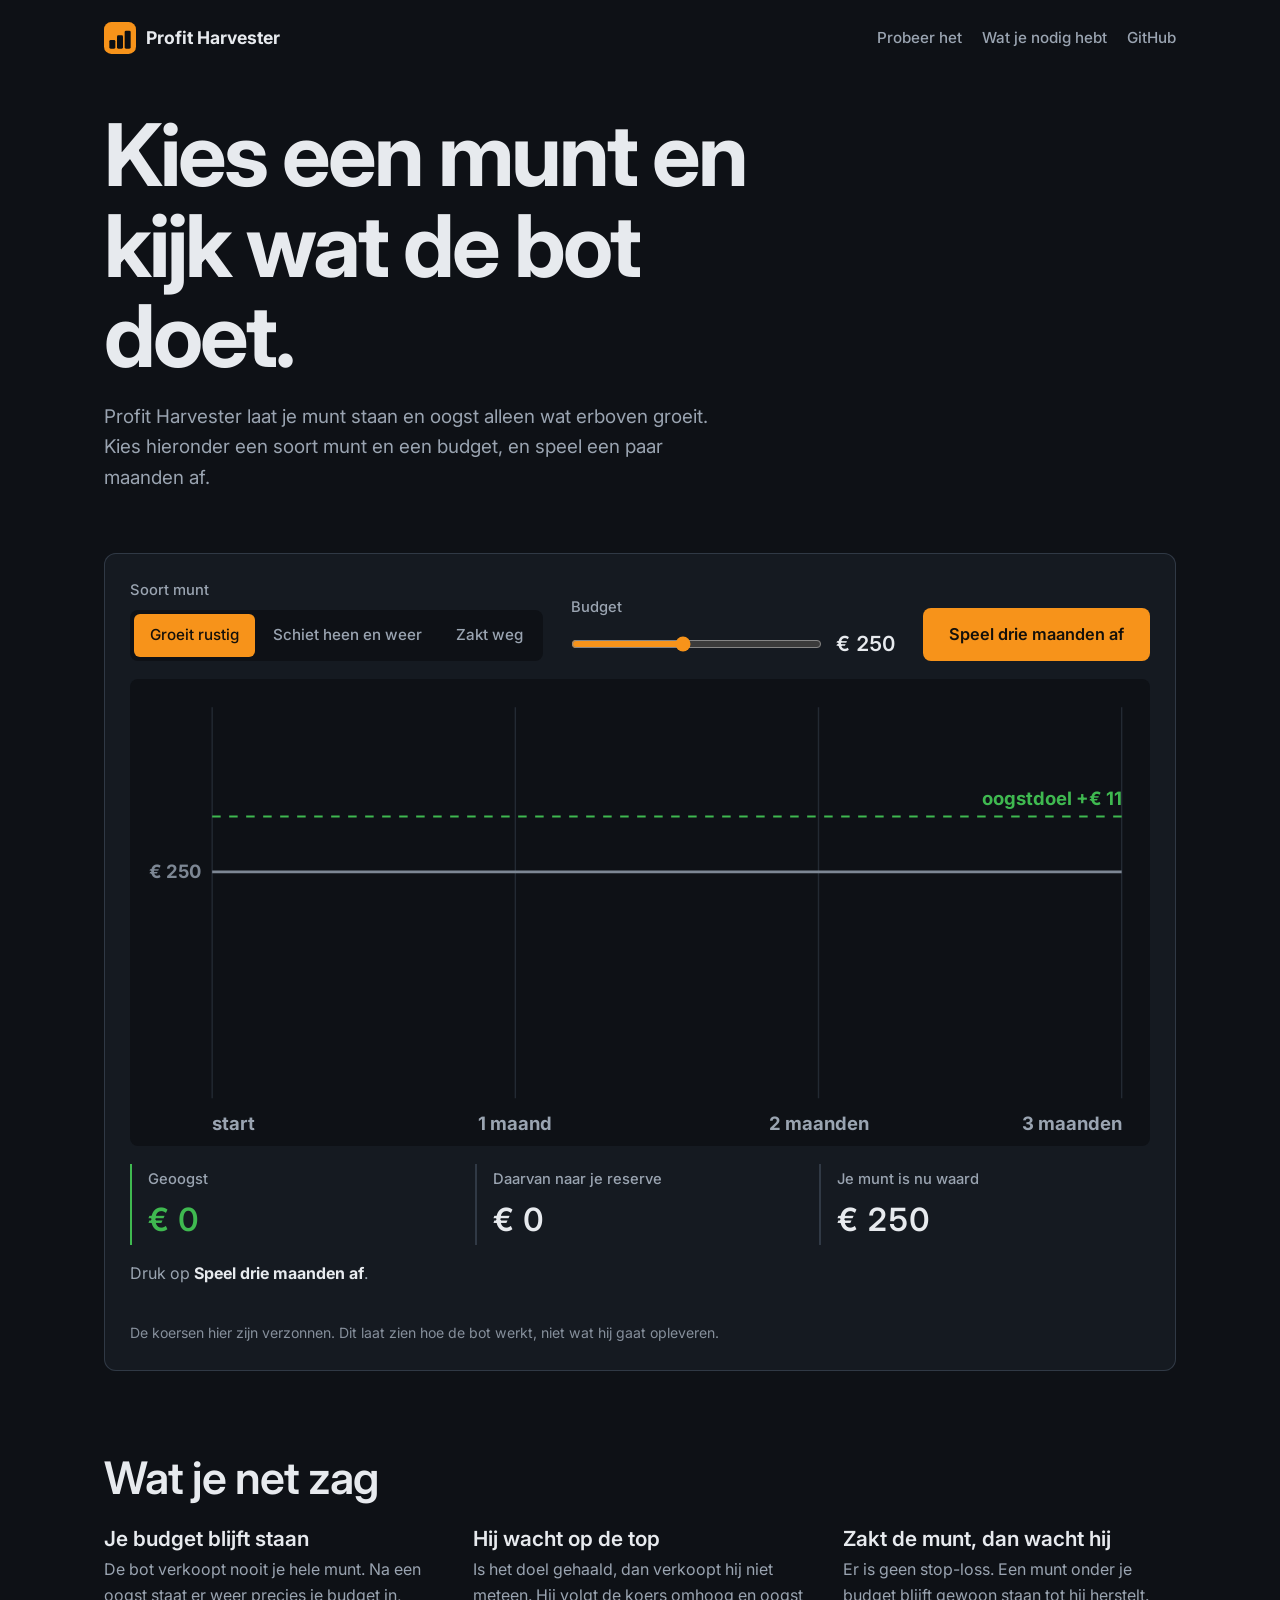
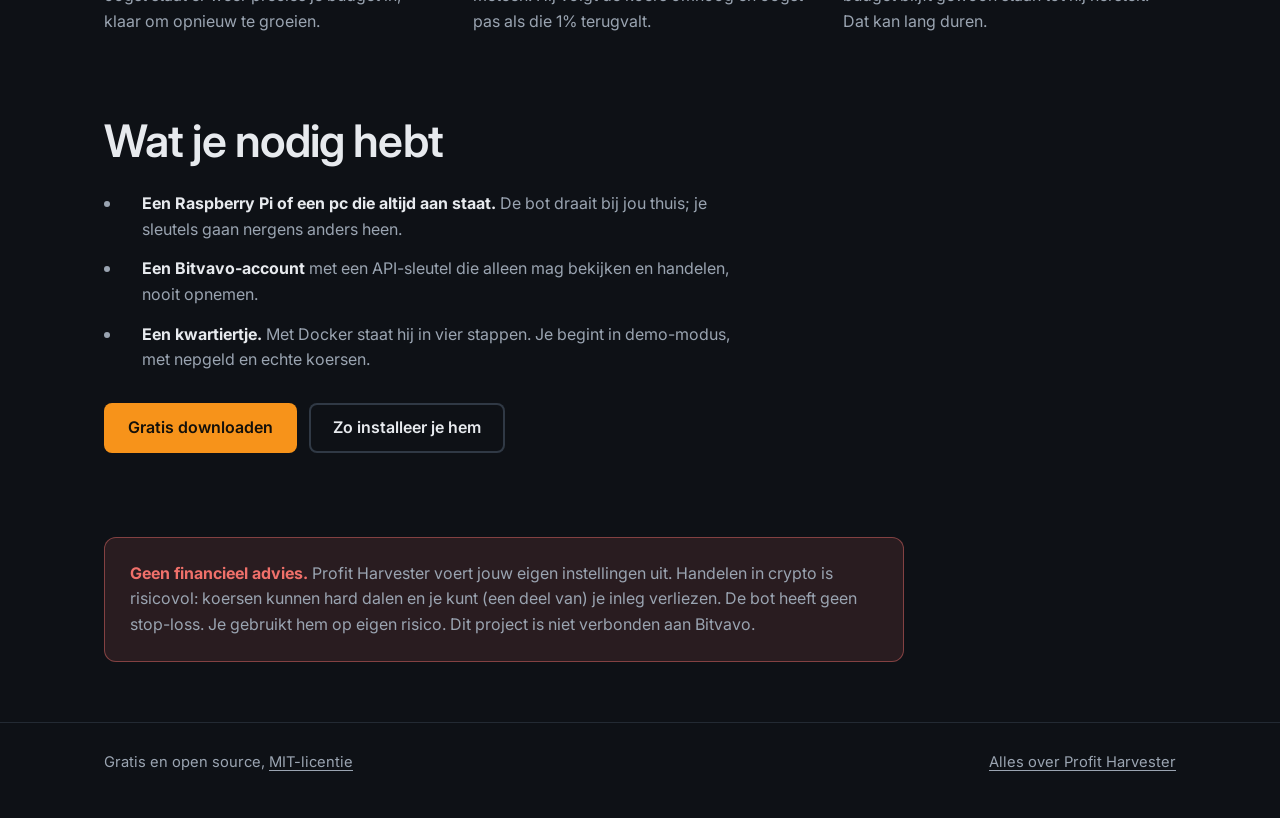
<file: docs/proef/index.html>
<!DOCTYPE html>
<html lang="nl">
<head>
<meta charset="UTF-8">
<meta name="viewport" content="width=device-width, initial-scale=1.0">
<meta name="color-scheme" content="dark">
<title>Profit Harvester: probeer het zelf</title>
<meta name="description" content="Kies een munt en kijk wat Profit Harvester doet: de top volgen, alleen de winst oogsten en je budget laten staan. Met verzonnen koersen.">
<meta name="theme-color" content="#0E1116">
<link rel="icon" href="../img/favicon.svg" type="image/svg+xml">
<link rel="preconnect" href="https://fonts.googleapis.com">
<link rel="preconnect" href="https://fonts.gstatic.com" crossorigin>
<link href="https://fonts.googleapis.com/css2?family=Inter:wght@400;500;600;700&display=swap" rel="stylesheet">
<style>
/* Zakelijk: dezelfde kleuren als de hoofdpagina. */
:root {
  --kas:     #0E1116;
  --mos:     #151A21;
  --mos2:    #232A33;
  --nerf:    #303945;
  --kalk:    #E7EAEE;
  --dauw:    #9AA4B1;
  --zaad:    #F7931A;
  --tomaat:  #F0706A;
  --glas:    #7D8794;
  --op-zaad: #14100A;
  --kop:  'Inter', system-ui, -apple-system, 'Segoe UI', sans-serif;
  --romp: 'Inter', system-ui, -apple-system, 'Segoe UI', sans-serif;
}
* { box-sizing: border-box; margin: 0; padding: 0; }
body { background: var(--kas); color: var(--kalk); font-family: var(--romp); font-size: 17px; line-height: 1.6; -webkit-font-smoothing: antialiased; }
a { color: var(--zaad); text-underline-offset: 3px; }
:focus-visible { outline: 3px solid var(--zaad); outline-offset: 3px; }
.wrap { max-width: 1120px; margin: 0 auto; padding: 0 24px; }
h1, h2, h3 { font-family: var(--kop); line-height: 1.05; }

/* ---------- kop ---------- */
.balk { display: flex; align-items: center; justify-content: space-between; gap: 16px; padding: 22px 0; }
.merk { display: flex; align-items: center; gap: 10px; color: var(--kalk); text-decoration: none; font-family: var(--kop); font-weight: 700; font-size: 1.1rem; }
.merk img { width: 32px; height: 32px; }
.balk nav { display: flex; gap: 20px; }
.balk nav a { color: var(--dauw); text-decoration: none; font-weight: 700; font-size: 0.95rem; }
.balk nav a:hover { color: var(--kalk); }

/* ---------- opening ---------- */
.opening { padding: 34px 0 20px; }
.opening h1 { font-size: clamp(2.6rem, 7vw, 5.4rem); font-weight: 800; letter-spacing: -0.035em; max-width: 13ch; }
.opening p { margin-top: 20px; color: var(--dauw); font-size: 1.18rem; max-width: 52ch; }

/* ---------- de kas (speelveld) ---------- */
.kas { margin: 40px 0 0; background: var(--mos); border-radius: 28px; padding: 26px; position: relative;
  box-shadow: inset 0 0 0 1px var(--nerf); }
.kas-boven { display: flex; flex-wrap: wrap; gap: 18px 28px; align-items: flex-end; justify-content: space-between; margin-bottom: 18px; }
.keuze legend, .budget label { display: block; font-weight: 700; color: var(--dauw); font-size: 0.92rem; margin-bottom: 8px; }
.keuze { border: 0; }
.segment { display: inline-flex; background: var(--kas); border-radius: 999px; padding: 4px; gap: 2px; flex-wrap: wrap; }
.segment input { position: absolute; opacity: 0; pointer-events: none; }
.segment label { padding: 9px 16px; border-radius: 999px; cursor: pointer; font-weight: 700; font-size: 0.95rem; color: var(--dauw); }
.segment input:checked + label { background: var(--kalk); color: var(--kas); }
.segment input:focus-visible + label { outline: 3px solid var(--zaad); outline-offset: 2px; }
.budget { min-width: 240px; flex: 1 1 240px; max-width: 340px; }
.budget-rij { display: flex; align-items: center; gap: 14px; }
.budget input[type=range] { flex: 1; accent-color: var(--zaad); }
.budget output { font-family: var(--kop); font-weight: 700; font-size: 1.3rem; min-width: 4.2ch; text-align: right; }
.speel { font: inherit; font-weight: 700; font-size: 1.02rem; cursor: pointer; border: 0; border-radius: 999px; padding: 13px 26px;
  background: var(--zaad); color: var(--op-zaad); min-height: 50px; }
.speel:hover { background: #F7CF6E; }

.grafiek { width: 100%; height: auto; display: block; background: var(--kas); border-radius: 18px; }
.grafiek .rooster { stroke: var(--mos2); }
.grafiek .budgetlijn { stroke: var(--glas); }
.grafiek .doellijn { stroke: var(--zaad); }
.grafiek .waarde { stroke: var(--kalk); }
.grafiek .label { fill: var(--dauw); font: 700 13px var(--romp); }
.grafiek .label-zaad { fill: var(--zaad); font: 700 13px var(--romp); }
.grafiek .label-glas { fill: var(--glas); font: 700 13px var(--romp); }
.grafiek .oogst circle { fill: var(--zaad); }
.grafiek .oogst text { fill: var(--zaad); font: 700 12px var(--romp); }
.grafiek .volgt { fill: none; stroke: var(--zaad); stroke-width: 2; stroke-dasharray: 3 4; }

.oogstbak { display: grid; grid-template-columns: repeat(3, minmax(0, 1fr)); gap: 14px; margin-top: 18px; }
.oogstbak div { padding: 4px 0 0 16px; border-left: 3px solid var(--nerf); min-width: 0; }
.oogstbak span { display: block; color: var(--dauw); font-size: 0.92rem; font-weight: 700; }
.oogstbak b { display: block; font-family: var(--kop); font-size: clamp(1.4rem, 3vw, 2rem); font-weight: 700; margin-top: 2px; }
.oogstbak .geoogst { border-color: var(--zaad); } .oogstbak .geoogst b { color: var(--zaad); }
.oogstbak b.onder { color: var(--tomaat); }
.verloop { margin-top: 16px; color: var(--dauw); min-height: 3.2em; max-width: 70ch; }
.verloop strong { color: var(--kalk); }
.eerlijk { margin-top: 10px; font-size: 0.88rem; color: var(--dauw); opacity: .85; }

/* ---------- onder de simulator ---------- */
.blok { padding: 84px 0 0; }
.blok h2 { font-size: clamp(1.8rem, 4vw, 2.8rem); font-weight: 800; letter-spacing: -0.02em; max-width: 20ch; margin-bottom: 26px; }
.drie { display: grid; grid-template-columns: repeat(3, minmax(0, 1fr)); gap: 36px; }
.drie h3 { font-size: 1.3rem; font-weight: 700; margin-bottom: 8px; }
.drie p { color: var(--dauw); }
.nodig { list-style: none; display: grid; gap: 14px; max-width: 64ch; }
.nodig li { display: grid; grid-template-columns: 26px 1fr; gap: 12px; color: var(--dauw); }
.nodig li::before { content: ""; width: 14px; height: 14px; margin-top: 6px; border-radius: 0 50%; background: var(--zaad); }
.nodig strong { color: var(--kalk); }
.verder { display: flex; flex-wrap: wrap; gap: 12px; margin-top: 30px; }
.knop { display: inline-flex; align-items: center; min-height: 50px; padding: 12px 24px; border-radius: 999px; font-weight: 700; text-decoration: none; }
.knop.hoofd { background: var(--zaad); color: var(--op-zaad); }
.knop.rand { color: var(--kalk); box-shadow: inset 0 0 0 2px var(--nerf); }
.knop.rand:hover { box-shadow: inset 0 0 0 2px var(--kalk); }
.risico { margin-top: 84px; padding: 24px 26px; border-radius: 22px; background: color-mix(in srgb, var(--tomaat) 12%, var(--kas));
  box-shadow: inset 0 0 0 1px color-mix(in srgb, var(--tomaat) 45%, transparent); color: var(--dauw); max-width: 80ch; }
.risico strong { color: var(--tomaat); }
footer { margin-top: 60px; padding: 28px 0 44px; border-top: 1px solid var(--mos2); color: var(--dauw); font-size: 0.92rem; }
footer .wrap { display: flex; justify-content: space-between; gap: 16px; flex-wrap: wrap; }
footer a { color: var(--dauw); }

@media (max-width: 760px) {
  .wrap { padding: 0 16px; }
  .balk nav { display: none; }
  .kas { padding: 16px; border-radius: 22px; margin-top: 28px; }
  .budget { max-width: none; }
  .speel { width: 100%; }
  .oogstbak { grid-template-columns: 1fr; gap: 10px; }
  .drie { grid-template-columns: 1fr; gap: 26px; }
  .blok { padding-top: 60px; }
}

/* ---------- zakelijke stijl ---------- */
body { font-size: 16px; }
.opening h1 { font-weight: 700; }
.blok h2, .drie h3 { font-weight: 600; }
.balk nav a, .keuze legend, .budget label, .segment label, .oogstbak span { font-weight: 500; }
.kas { border-radius: 12px; }
.segment { border-radius: 8px; } .segment label { border-radius: 6px; }
.segment input:checked + label { background: var(--zaad); color: var(--op-zaad); }
.speel, .knop { border-radius: 8px; font-weight: 600; }
.speel:hover { background: var(--zaad); filter: brightness(1.08); }
.grafiek { border-radius: 8px; }
.grafiek .waarde { stroke: var(--zaad); }
.grafiek .doellijn { stroke: #3FB950; }
.grafiek .label-zaad, .grafiek .oogst circle, .grafiek .oogst text { fill: #3FB950; }
.oogstbak .geoogst { border-color: #3FB950; } .oogstbak .geoogst b { color: #3FB950; }
.oogstbak b, .budget output { font-variant-numeric: tabular-nums; font-weight: 600; }
.oogstbak div { border-left-width: 2px; }
.nodig li::before { border-radius: 50%; width: 6px; height: 6px; margin-top: 10px; background: var(--dauw); }
.risico { border-radius: 12px; }
@media (prefers-reduced-motion: reduce) { *, *::before, *::after { transition: none !important; animation: none !important; } }
</style>
</head>
<body>

<div class="wrap">
  <header class="balk">
    <a class="merk" href="../"><img src="../img/favicon.svg" alt="">Profit Harvester</a>
    <nav aria-label="Hoofdmenu">
      <a href="#kas">Probeer het</a>
      <a href="#nodig">Wat je nodig hebt</a>
      <a href="https://github.com/Dokmannl/profit-harvester">GitHub</a>
    </nav>
  </header>

  <section class="opening">
    <h1>Kies een munt en kijk wat de bot doet.</h1>
    <p>Profit Harvester laat je munt staan en oogst alleen wat erboven groeit. Kies hieronder een soort munt en een
      budget, en speel een paar maanden af.</p>
  </section>

  <!-- ===================== DE KAS ===================== -->
  <section class="kas" id="kas" aria-labelledby="kas-titel">
    <h2 id="kas-titel" class="ph-verborgen" style="position:absolute;width:1px;height:1px;overflow:hidden;clip:rect(0 0 0 0)">Probeer het zelf</h2>
    <div class="kas-boven">
      <fieldset class="keuze">
        <legend>Soort munt</legend>
        <div class="segment">
          <input type="radio" name="soort" id="s-rustig" value="rustig" checked><label for="s-rustig">Groeit rustig</label>
          <input type="radio" name="soort" id="s-wild" value="wild"><label for="s-wild">Schiet heen en weer</label>
          <input type="radio" name="soort" id="s-daalt" value="daalt"><label for="s-daalt">Zakt weg</label>
        </div>
      </fieldset>
      <div class="budget">
        <label for="budget">Budget</label>
        <div class="budget-rij">
          <input type="range" id="budget" min="50" max="500" step="25" value="250">
          <output id="budgetUit" for="budget">€ 250</output>
        </div>
      </div>
      <button type="button" class="speel" id="speel">Speel drie maanden af</button>
    </div>

    <svg class="grafiek" id="grafiek" viewBox="0 0 720 330" role="img" aria-labelledby="grafiekUitleg">
      <title id="grafiekUitleg">De waarde van je munt door de tijd, met je budget en het oogstdoel. Gele stippen zijn oogsten.</title>
    </svg>

    <div class="oogstbak" aria-live="polite">
      <div class="geoogst"><span>Geoogst</span><b id="uGeoogst">€ 0</b></div>
      <div><span>Daarvan naar je reserve</span><b id="uReserve">€ 0</b></div>
      <div><span>Je munt is nu waard</span><b id="uWaarde">€ 250</b></div>
    </div>
    <p class="verloop" id="verloop">Druk op <strong>Speel drie maanden af</strong>.</p>
    <p class="eerlijk">De koersen hier zijn verzonnen. Dit laat zien hoe de bot werkt, niet wat hij gaat opleveren.</p>
  </section>

  <!-- ===================== WAT JE ZAG ===================== -->
  <section class="blok">
    <h2>Wat je net zag</h2>
    <div class="drie">
      <div>
        <h3>Je budget blijft staan</h3>
        <p>De bot verkoopt nooit je hele munt. Na een oogst staat er weer precies je budget in, klaar om opnieuw te
          groeien.</p>
      </div>
      <div>
        <h3>Hij wacht op de top</h3>
        <p>Is het doel gehaald, dan verkoopt hij niet meteen. Hij volgt de koers omhoog en oogst pas als die 1% terugvalt.</p>
      </div>
      <div>
        <h3>Zakt de munt, dan wacht hij</h3>
        <p>Er is geen stop-loss. Een munt onder je budget blijft gewoon staan tot hij herstelt. Dat kan lang duren.</p>
      </div>
    </div>
  </section>

  <!-- ===================== NODIG ===================== -->
  <section class="blok" id="nodig">
    <h2>Wat je nodig hebt</h2>
    <ul class="nodig">
      <li><span><strong>Een Raspberry Pi of een pc die altijd aan staat.</strong> De bot draait bij jou thuis; je sleutels
        gaan nergens anders heen.</span></li>
      <li><span><strong>Een Bitvavo-account</strong> met een API-sleutel die alleen mag bekijken en handelen, nooit
        opnemen.</span></li>
      <li><span><strong>Een kwartiertje.</strong> Met Docker staat hij in vier stappen. Je begint in demo-modus, met
        nepgeld en echte koersen.</span></li>
    </ul>
    <div class="verder">
      <a class="knop hoofd" href="https://github.com/Dokmannl/profit-harvester">Gratis downloaden</a>
      <a class="knop rand" href="../#installeren">Zo installeer je hem</a>
    </div>

    <div class="risico">
      <strong>Geen financieel advies.</strong> Profit Harvester voert jouw eigen instellingen uit. Handelen in crypto is
      risicovol: koersen kunnen hard dalen en je kunt (een deel van) je inleg verliezen. De bot heeft geen stop-loss.
      Je gebruikt hem op eigen risico. Dit project is niet verbonden aan Bitvavo.
    </div>
  </section>
</div>

<footer>
  <div class="wrap">
    <div>Gratis en open source, <a href="https://github.com/Dokmannl/profit-harvester/blob/main/LICENSE">MIT-licentie</a></div>
    <div><a href="../">Alles over Profit Harvester</a></div>
  </div>
</footer>

<script src="../kas.js"></script>
</body>
</html>
</file>
